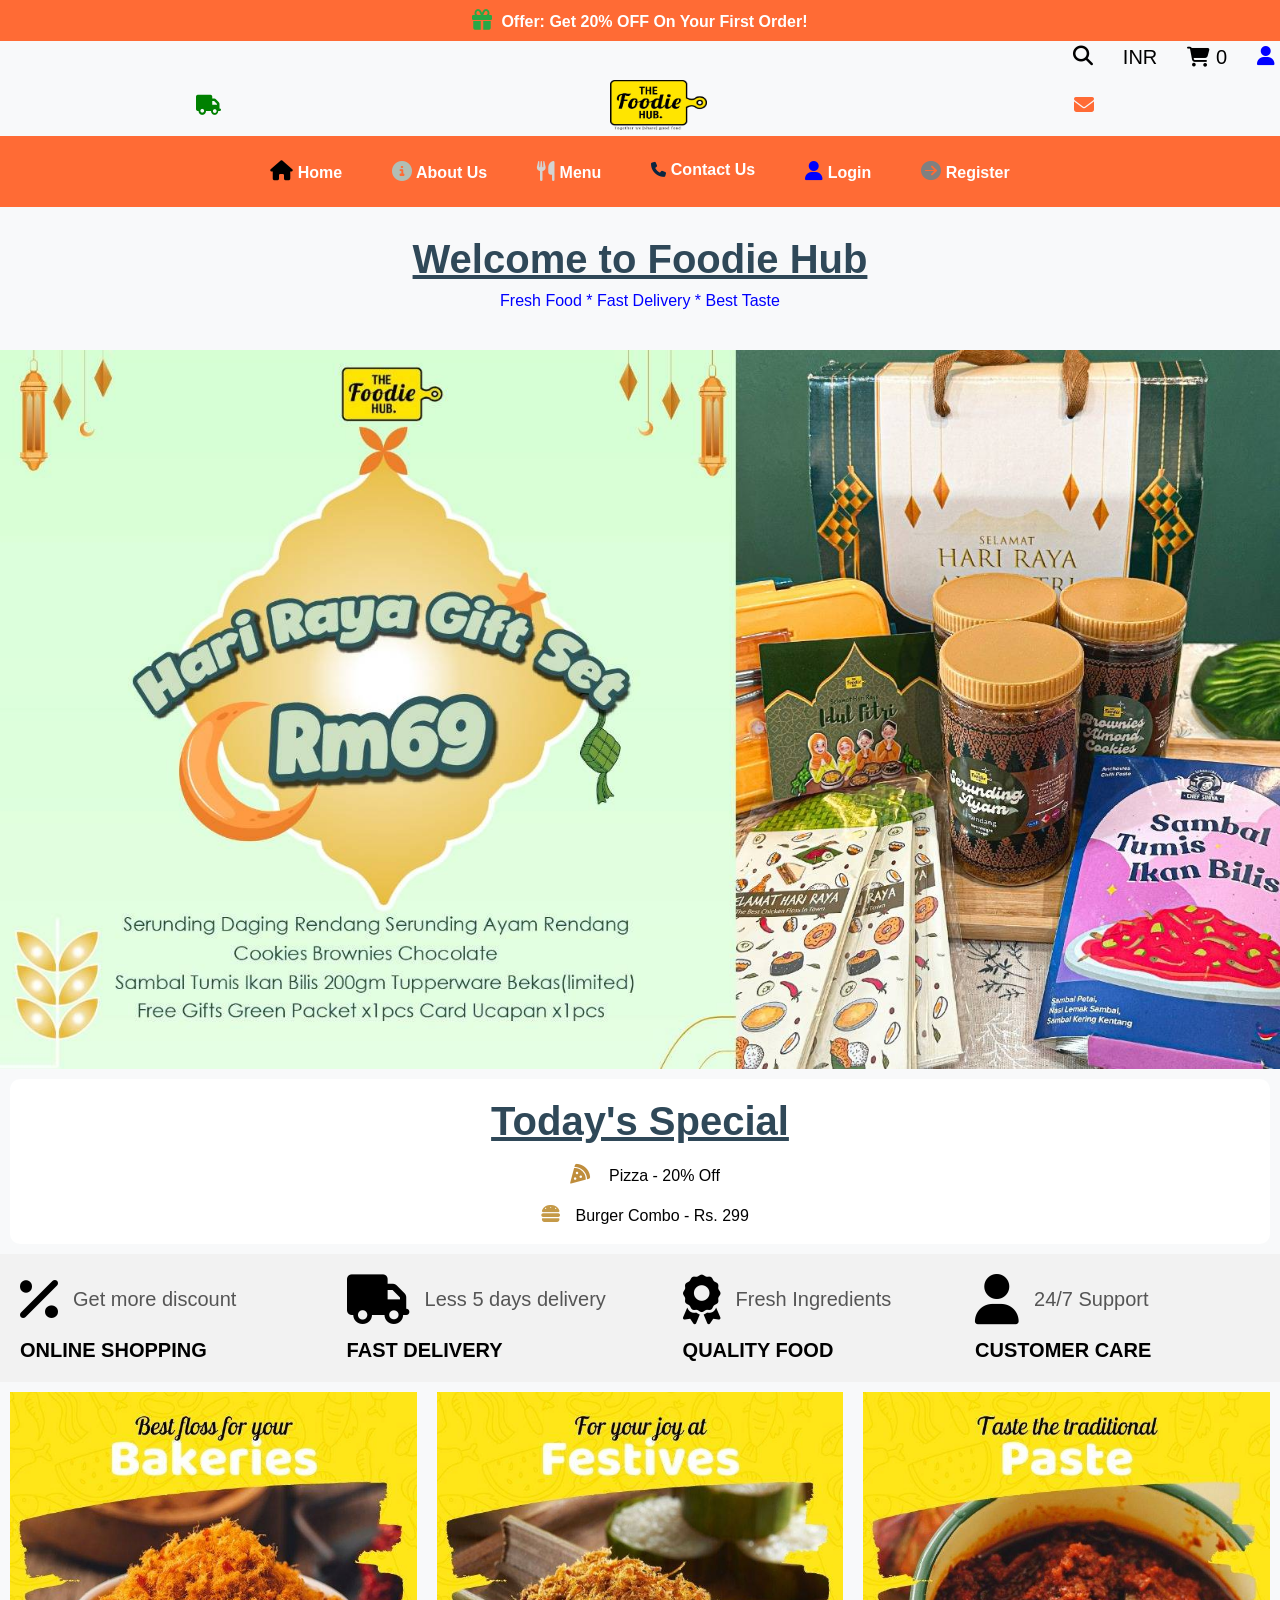
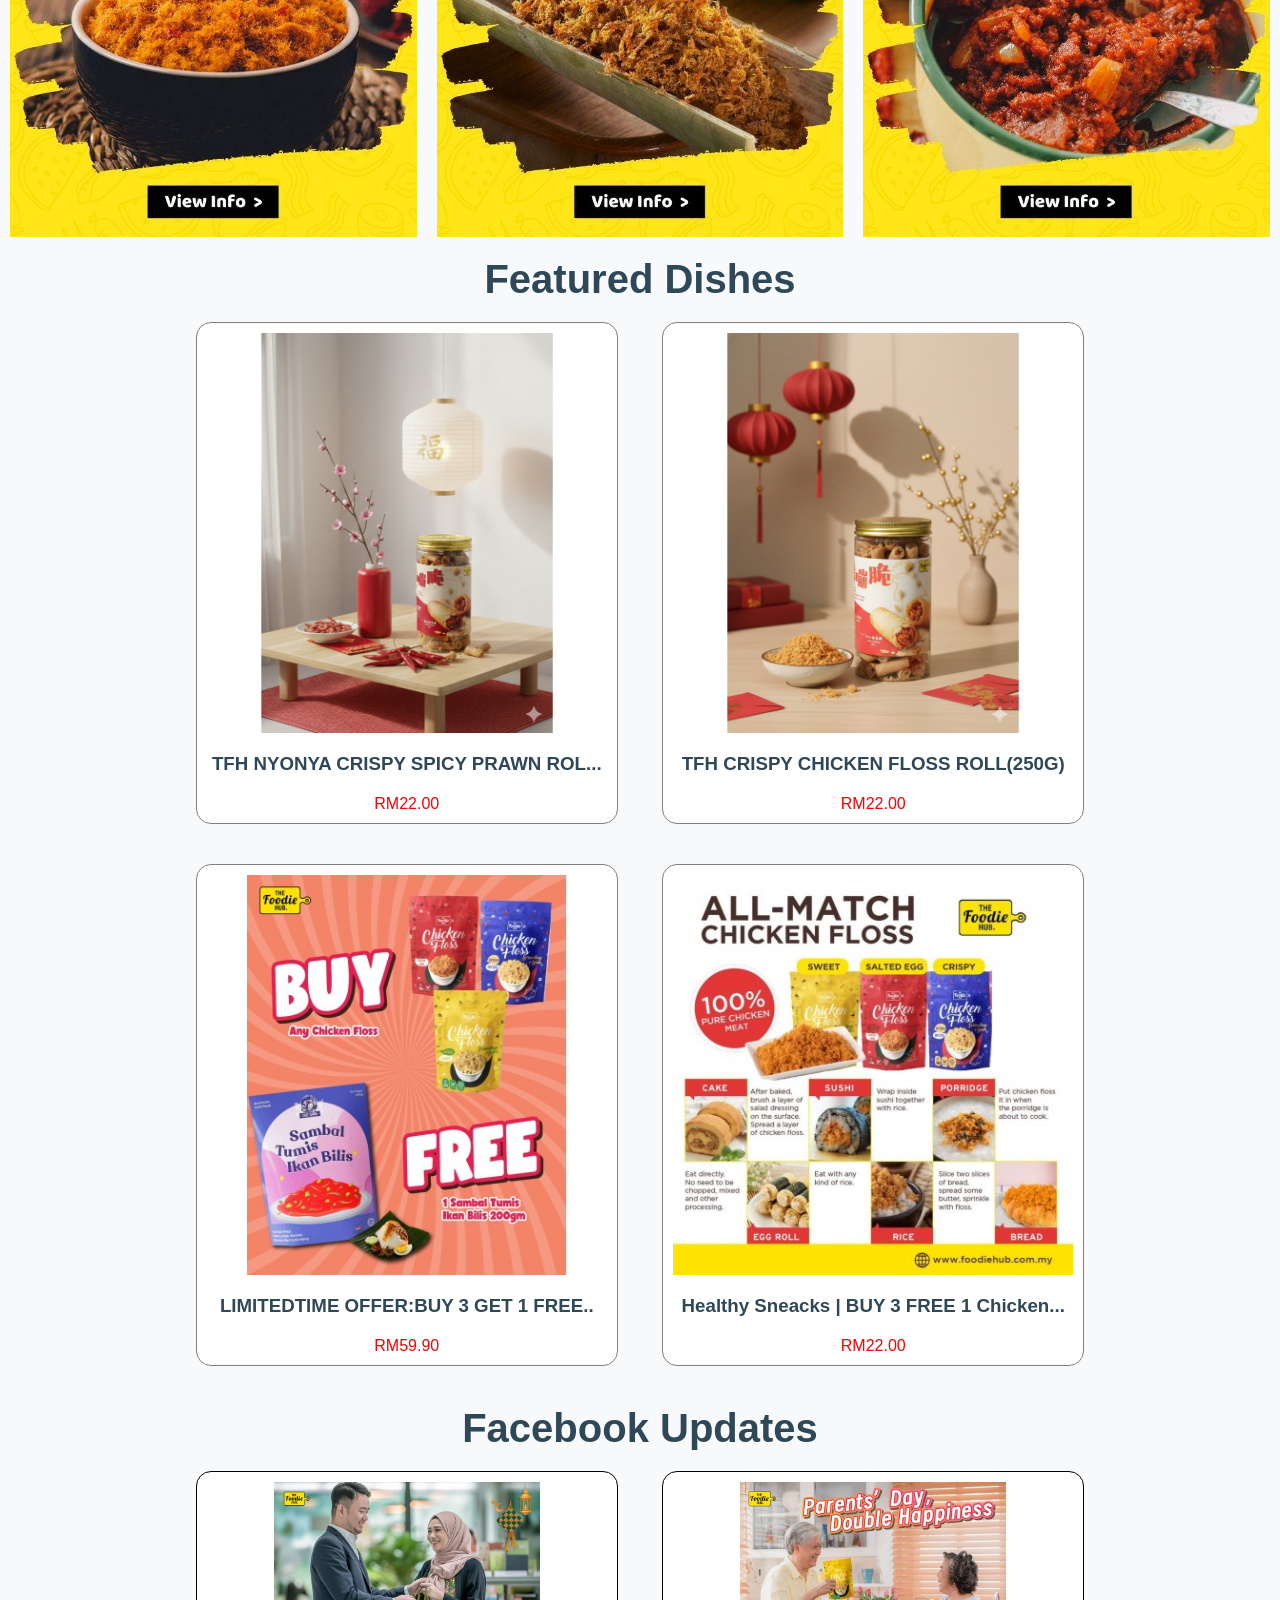
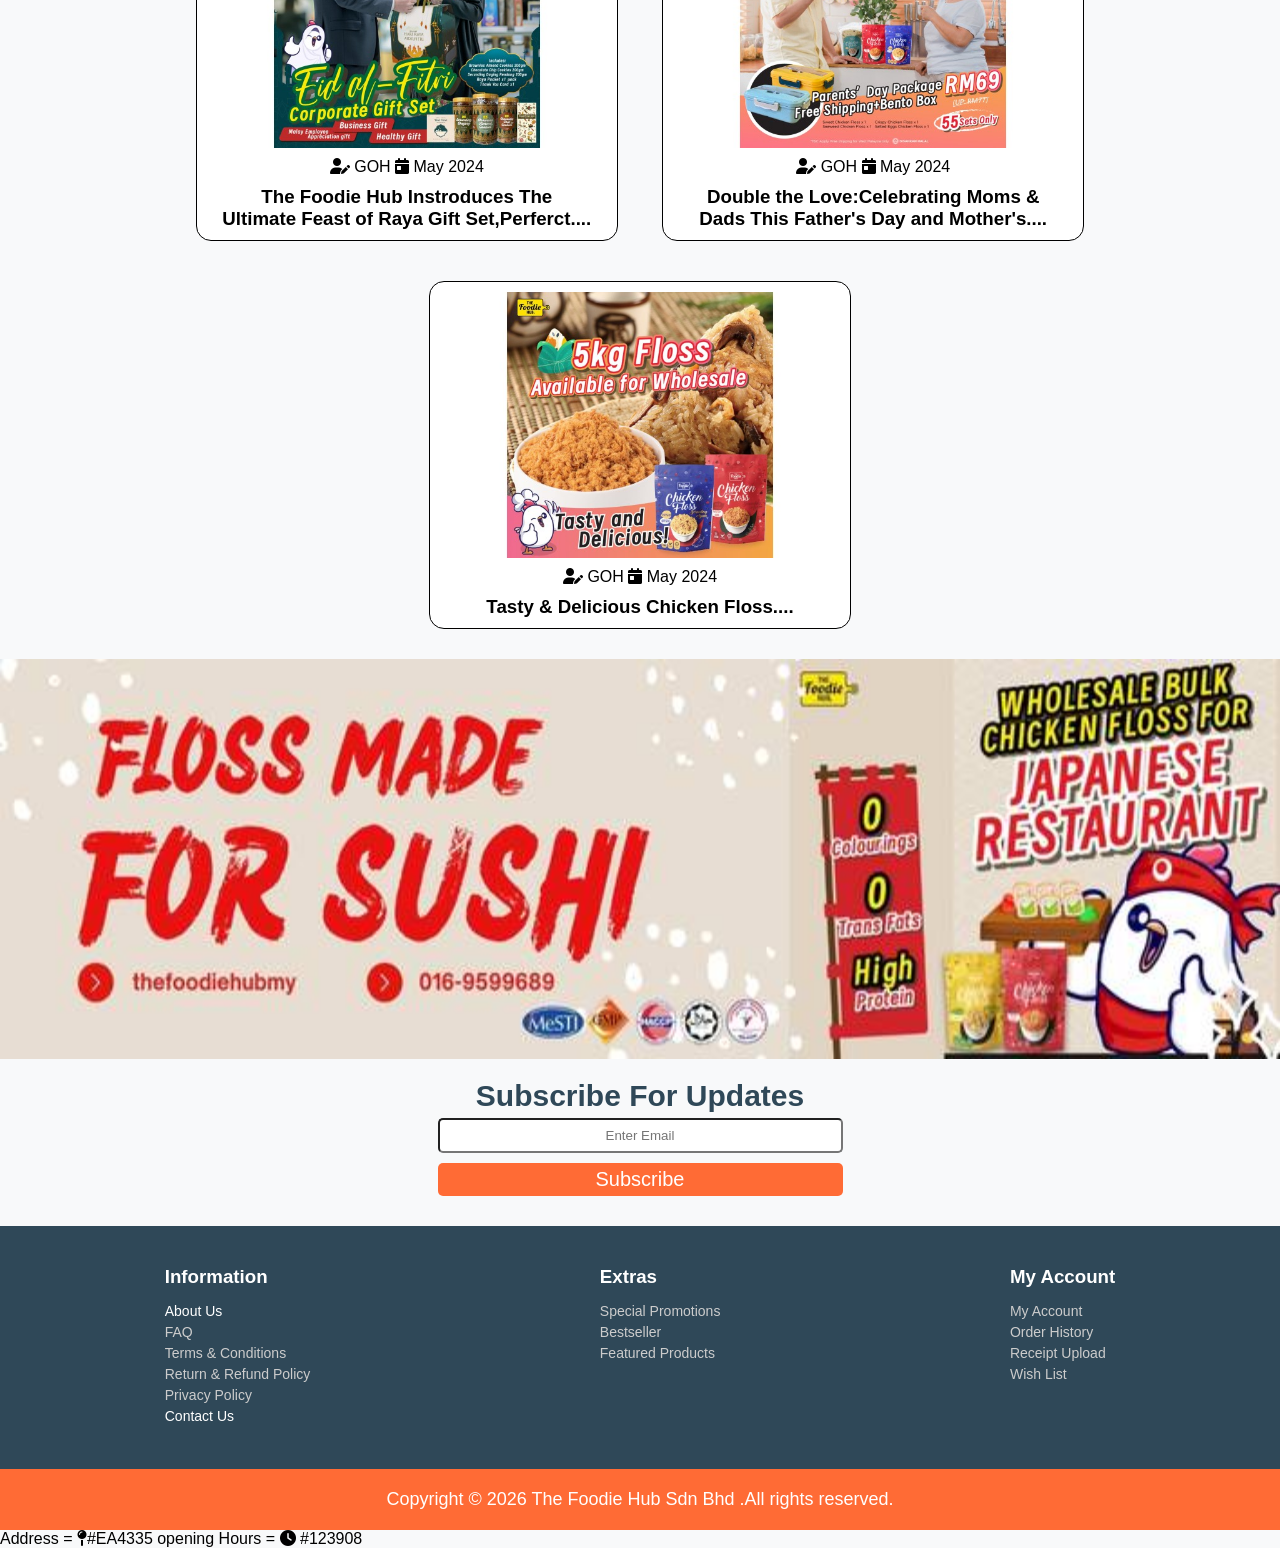
<file: index.html>
<html>
<head>
	<title>Foodie hub Restaurant Website</title>
	<link rel="stylesheet" href="hub.css">
	<link rel="stylesheet" href="https://cdnjs.cloudflare.com/ajax/libs/font-awesome/6.4.2/css/all.min.css">
	<meta name="viewport" content="width=device-width,initial-scale=1.0">
</head>
<body>
	
	<div class="container">
	
	<!--Offer Banner-->
	<div class="offer">
		<p><i class="fa-solid fa-gift"></i>&nbsp; Offer: Get 20% OFF On Your First Order!</p>
	</div>
	
	<!--right side-->
		<div class="icons">
			<a href="#" onclick="searchFood()" id="magnifying-glass"><i class="fa-solid fa-magnifying-glass"></i></a>
			<a href="#">INR</a>
			<a href="#" onclick="showCart()"><i class="fa-solid fa-cart-shopping"></i>&nbsp;<span id="cartCount">0</span></a>
			<a href="login.html" id="user"><i class="fa-solid fa-user"></i></a>
		</div>
		
		<header class="header">
		<!--left side-->
			<div class="shop">
				<i class="fa-solid fa-truck" onclick="showDelivery()"></i>
			</div>
		
			<div class="logo">
				<a href="index.html">
				<img src="images/Logo1.png" >
				</a>
			</div>
			
			<div class="message">
				<a href="Contactus.html">
					<i class="fa-solid fa-envelope"></i>
				</a>
			</div>
		
	</header>
	
				
	<div class="navbar">
		<ul>
		
			<li><a href="index.html" id="home"><i class="fa-solid fa-house"></i>&nbsp;Home</a></li>
			<li><a href="about.html" id="about"><i class="fa-solid fa-circle-info"></i>&nbsp;About Us</a></li>
			<li><a href="menu.html" id="menu"><i class="fa-solid fa-utensils"></i>&nbsp;Menu</a></li>
			<li><a href="Contactus.html" id="contact"><i class="fa-solid fa-phone"></i>&nbsp;Contact Us</a></li>
			<li><a href="login.html" id="login"><i class="fa-solid fa-user"></i>&nbsp;Login</a></li>
			<li><a href="register.html" id="register"><i class="fa-solid fa-circle-arrow-right"></i>&nbsp;Register</a></li>
			
		</ul>
		
	</div>
	<!--section1-->
	<section>
	<div class="hero-text">
		<h1><u>Welcome to Foodie Hub</u></h1>
		<p>Fresh Food * Fast Delivery * Best Taste</p>
	</div>
	
	<div class="hero">
		<img src="images/hero.jpg" onclick="window.location.href='menu.html'">
	</div>
	</section>
	
	<!--section2-->
	<section class="special">
	
		<h2><u>Today's Special</u></h2>
		
		<P id="pizza"><i class="fa-solid fa-pizza-slice"></i> &nbsp;Pizza - 20% Off</P>
		
		<P id="burger"><i class="fa-solid fa-burger"></i>&nbsp;Burger Combo - Rs. 299</P>
		
	</section>
	
	<!--section3-->
	<section class="top-bar">
	
	<div class="item">
		<i class="fa-solid fa-percent"></i>
		<p>Get more discount</p>
		<h4>ONLINE SHOPPING</h4>
	</div>
	
	<div class="item">
		<i class="fa-solid fa-truck"></i>
		<p>Less 5 days delivery</p>
		<h4>FAST DELIVERY</h4>
	</div>
	
	<div class="item">
		<i class="fa-solid fa-award"></i>
		<p>Fresh Ingredients</p>
		<h4>QUALITY FOOD</h4>
	</div>
	
	<div class="item">
		<i class="fa-solid fa-user"></i>
		<p>24/7 Support</p>
		<h4>CUSTOMER CARE</h4>
	</div>
	</section>
	<!--section4-->
	<section class="food">
	
		<div class="food-items">
				<img src="images/f1.jpg">
		</div>
		
		<div class="food-items">
				<img src="images/f2.jpg">
		</div>
		
		<div class="food-items">
				<img src="images/f3.jpg">
		</div>
	</section>
	<!--section5-->
	<section class="latest" >
		<h2>Featured Dishes</h2>
		
			<div class="b1">
			<img src="images/b1.jpg" onclick="window.location.href='menu.html'">
			<h3>TFH NYONYA CRISPY SPICY PRAWN ROL...</h3>
			<p>RM22.00</p>
			</div>
			
			<div class="b1">
			<img src="images/b2.jpg" onclick="window.location.href='menu.html'">
			<h3>TFH CRISPY CHICKEN FLOSS ROLL(250G)</h3>
			<p>RM22.00</p>
			</div>
			
			<div class="b1">
			<img src="images/b3.jpg" onclick="window.location.href='menu.html'">
			<h3>LIMITEDTIME OFFER:BUY 3 GET 1 FREE..</h3>
			<p>RM59.90</p>
			</div>
			
			<div class="b1">
			<img src="images/b4.jpg" onclick="window.location.href='menu.html'">
			<h3>Healthy Sneacks | BUY 3 FREE 1 Chicken...</h3>
			<p>RM22.00</p>
			</div>
			
	</section>
	<!--section6-->
	<section class="updates">
	
		<h2>Facebook Updates</h2>
	
		<div class="u1">
			<img src="images/u1.jpg" onclick="window.location.href='menu.html'">
			<p><i class="fa-solid fa-user-pen"></i> GOH <i class="fa-solid fa-calendar-day"></i> May 2024</P>
			<h3>The Foodie Hub Instroduces The<br> Ultimate Feast of Raya Gift Set,Perferct....</h3>
		</div>
		   
		<div class="u1">
			<img src="images/u2.jpg" onclick="window.location.href='about.html'">
			<p><i class="fa-solid fa-user-pen"></i> GOH <i class="fa-solid fa-calendar-day"></i> May 2024</P>
			<h3>Double the Love:Celebrating Moms &<br> Dads This Father's Day and Mother's....</h3>
		</div>
		
		<div class="u1">
			<img src="images/u3.jpg" onclick="window.location.href='Contactus.html'">
			<p><i class="fa-solid fa-user-pen"></i> GOH <i class="fa-solid fa-calendar-day"></i> May 2024</P>
			<h3>Tasty & Delicious Chicken Floss....</h3>
		</div>
		
	</div>
		
	</section>
	<!--section7-->
	<section>
		<div class="slider">
			<img id="slide" onclick="window.location.href='menu.html'"src="images/z1.jpg">
			
		</div>
		
		<div class="subscribe">
			<h3>Subscribe For Updates</h3>
			
			<input type="email" placeholder="Enter Email" id="subEmail">
			
			<button onclick="subscribeUser()">Subscribe</button>
		</div>
		
	<!--footer-->
	<footer>
		<div class="footer-container">
		
		<div class="footer-box">
			<h3>Information</h3>
			<p><a href="about.html">About Us</a></p>
			<p>FAQ</p>
			<p>Terms & Conditions</p>
			<p>Return & Refund Policy</p>
			<p>Privacy Policy</p>
			<p><a href="Contactus.html">Contact Us</a></p>
		</div>
		
		<div class="footer-box">
			<h3>Extras</h3>
			<p>Special Promotions</p>
			<p>Bestseller</p>
			<p>Featured Products</p>
		</div>
		
		<div class="footer-box">
			<h3>My Account</h3>
			<p>My Account</p>
			<p>Order History</p>
			<p>Receipt Upload</p>
			<p>Wish List</p>
		</div>
		
		</div>
		
		<div class="copyright">
			Copyright © 2026 The Foodie Hub Sdn Bhd .All rights reserved.
		</div>
		
	</footer>
</div>
<script src="hub.js"></script>
</body>
</html>





Address = <i class="fa-solid fa-map-pin"></i>#EA4335
opening Hours = <i class="fa-solid fa-clock"></i> #123908
</file>
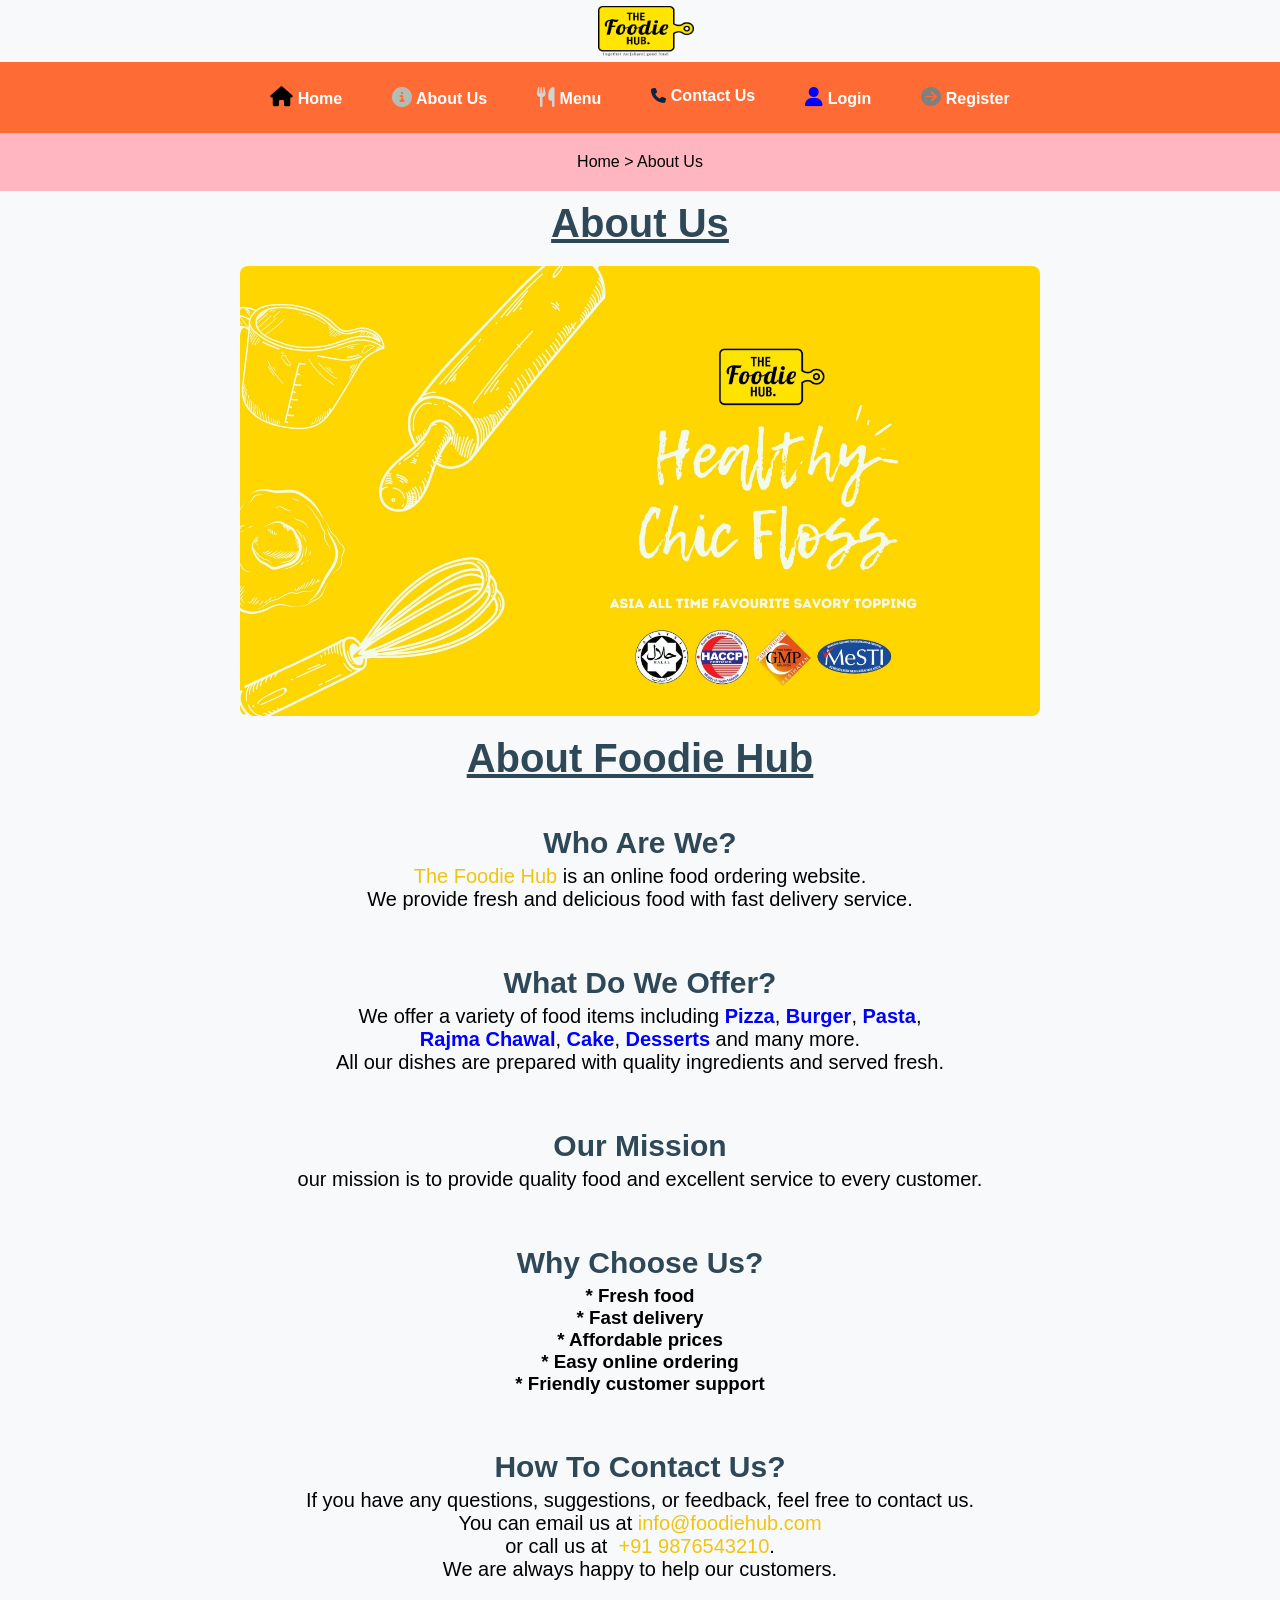
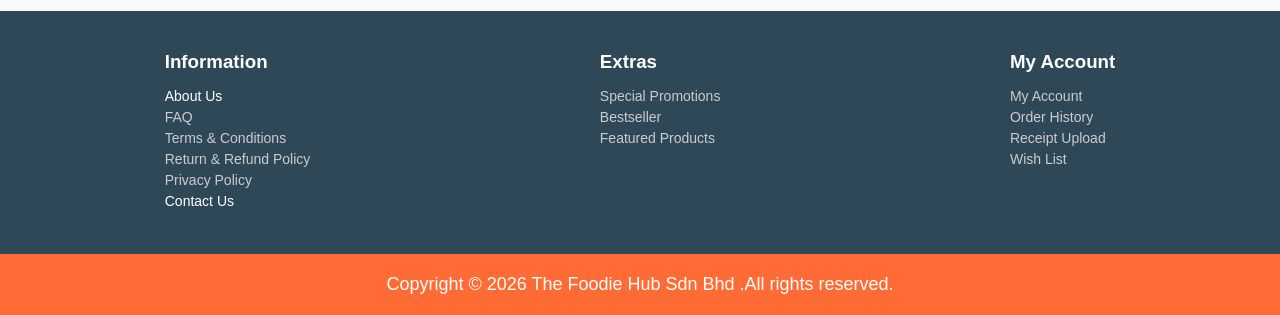
<file: about.html>
<html>
<head>
	<title>About Us</title>
	<link rel="stylesheet" href="hub.css">
	<link rel="stylesheet" href="https://cdnjs.cloudflare.com/ajax/libs/font-awesome/6.4.2/css/all.min.css">
</head>
<body>
	<div class="container">
		
		<header class="header">
		
			<div class="logo">
				<a href="index.html">
				<img src="images/Logo1.png" >
				</a>
			</div>
			
	</header>
	
	<div class="navbar">
		<ul>
		
			<li><a href="index.html" id="home"><i class="fa-solid fa-house"></i>&nbsp;Home</a></li>
			<li><a href="about.html" id="about"><i class="fa-solid fa-circle-info"></i>&nbsp;About Us</a></li>
			<li><a href="menu.html" id="menu"><i class="fa-solid fa-utensils"></i>&nbsp;Menu</a></li>
			<li><a href="Contactus.html" id="contact"><i class="fa-solid fa-phone"></i>&nbsp;Contact Us</a></li>
			<li><a href="login.html" id="login"><i class="fa-solid fa-user"></i>&nbsp;Login</a></li>
			<li><a href="register.html" id="register"><i class="fa-solid fa-circle-arrow-right"></i>&nbsp;Register</a></li>
			
		</ul>
	</div>
	
	<!--section1-->
	<section class="pink">
		Home > About Us
	</section>
	
	<!--section2-->
	<section class="hero-aboutus">
	
		<h1><u>About Us</u></h1>
		<div class="hero-img">
			<img src="images/about1.jpg">
		</div>
		
		<h1 id="under-hero"><u>About Foodie Hub</u></h1>
		
		<div class="information">
			<h2>Who Are We?</h2>
			<p><span class="yellow">The Foodie Hub</span> is an online food ordering website.<br> We provide fresh and delicious food with fast delivery service.</p>
		</div>
		
		<div class="information">
			<h2>What Do We Offer?</h2>
			<p>We offer a variety of food items including <span id="blue-color">Pizza</span>, <span id="blue-color">Burger</span>, <span id="blue-color">Pasta</span>,<br> <span id="blue-color">Rajma Chawal</span>, <span id="blue-color">Cake</span>, <span id="blue-color">Desserts</span> and many more.<br> All our dishes are prepared with quality ingredients and served fresh. </p>
		</div>
		
		<div class="information">
			<h2>Our Mission</h2>
			<p>our mission is to provide quality food and excellent service to every customer.</p>
		</div>
		
		<div class="information">
			<h2>Why Choose Us?</h2>
			<h3>* Fresh food</h3>
			<h3>* Fast delivery</h3>
			<h3>* Affordable prices</h3>
			<h3>* Easy online ordering</h3>
			<h3>* Friendly customer support</h3>
		</div>
		
		<div class="information">
			<h2>How To Contact Us?</h2>
			<p>If you have any questions, suggestions, or feedback, feel free to contact us.<br> You can email us at<span class="yellow">&nbsp;info@foodiehub.com</span><br> or call us at <span class="yellow">&nbsp;+91 9876543210</span>.<br>We are always happy to help our customers.</p>
		</div>
		
	</section>
	
	<!--footer-->
	<footer>
		<div class="footer-container">
		
		<div class="footer-box">
			<h3>Information</h3>
			<p><a href="about.html">About Us</a></p>
			<p>FAQ</p>
			<p>Terms & Conditions</p>
			<p>Return & Refund Policy</p>
			<p>Privacy Policy</p>
			<p><a href="Contactus.html">Contact Us</a></p>
		</div>
		
		<div class="footer-box">
			<h3>Extras</h3>
			<p>Special Promotions</p>
			<p>Bestseller</p>
			<p>Featured Products</p>
		</div>
		
		<div class="footer-box">
			<h3>My Account</h3>
			<p>My Account</p>
			<p>Order History</p>
			<p>Receipt Upload</p>
			<p>Wish List</p>
		</div>
		
		</div>
		
		<div class="copyright">
			Copyright © 2026 The Foodie Hub Sdn Bhd .All rights reserved.
		</div>
		
	</footer>
</div>
<script src="hub.js"></script>
</body>
</html>
</file>
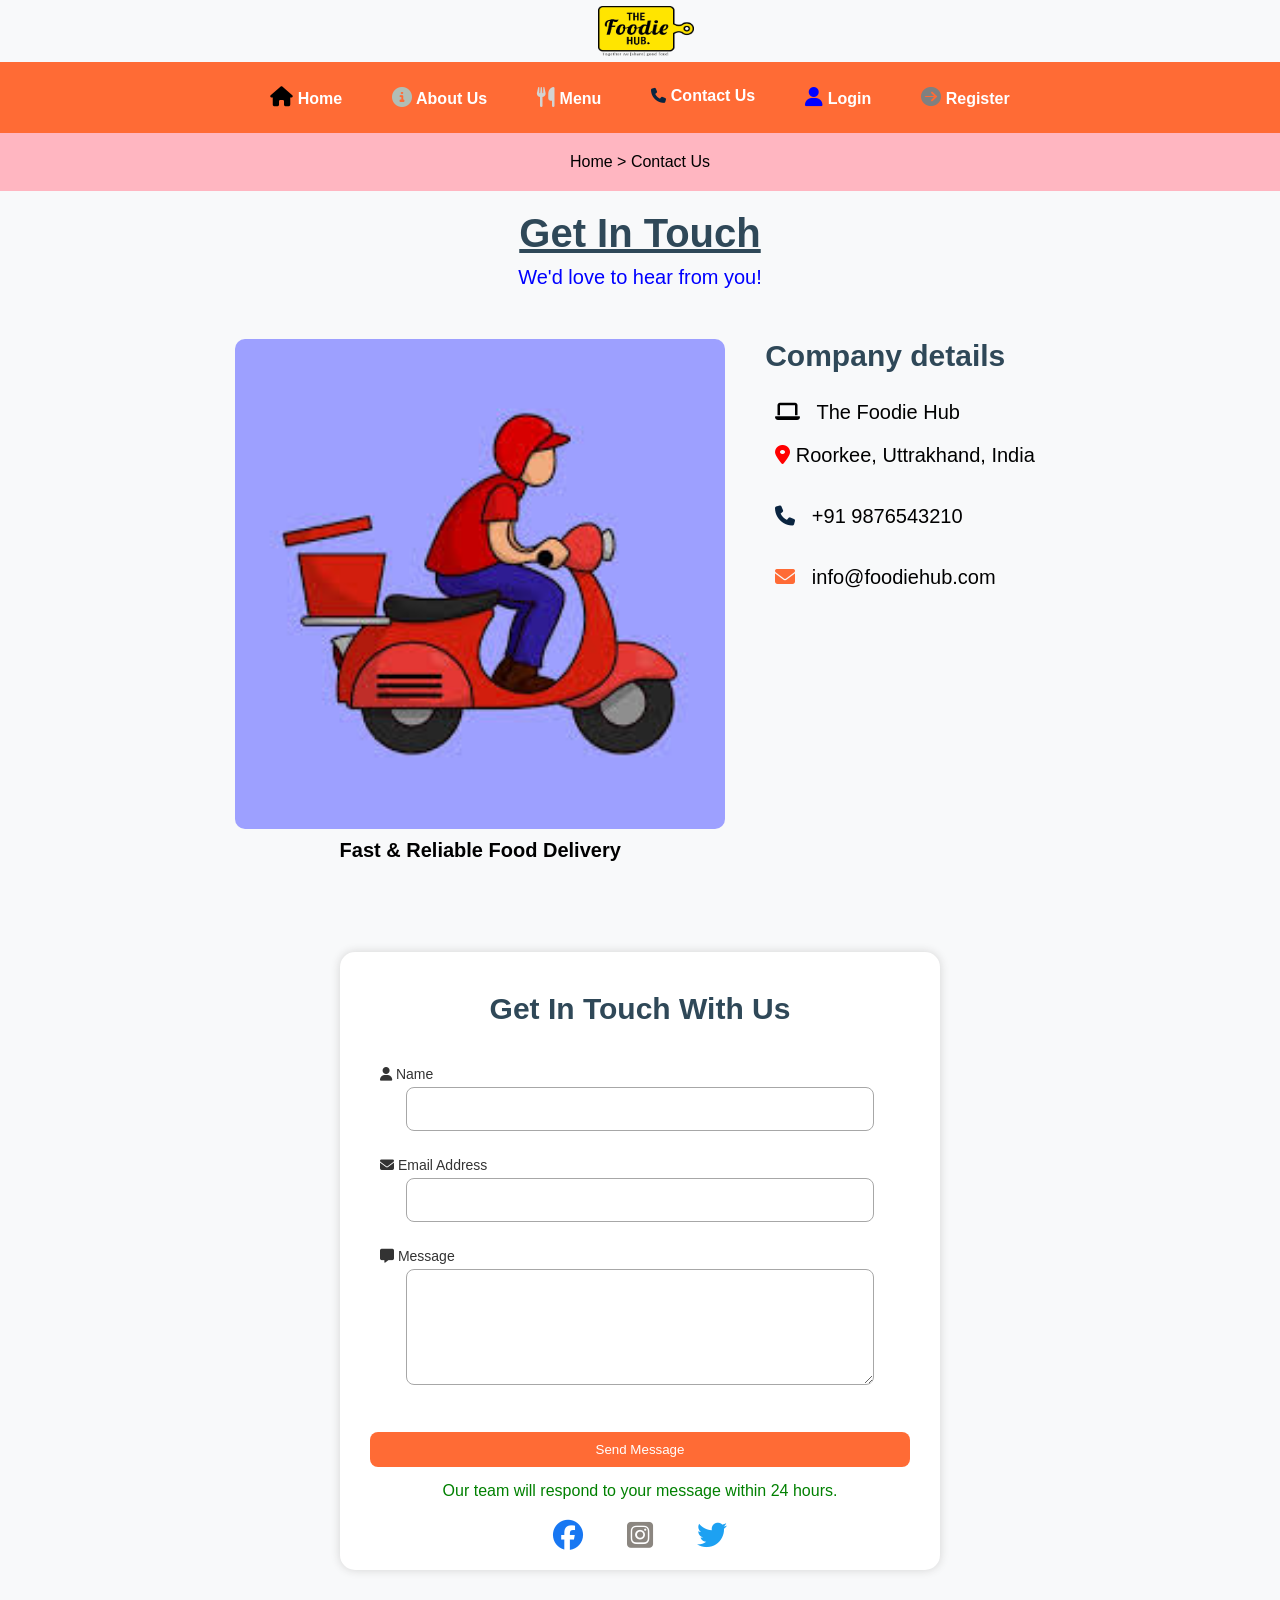
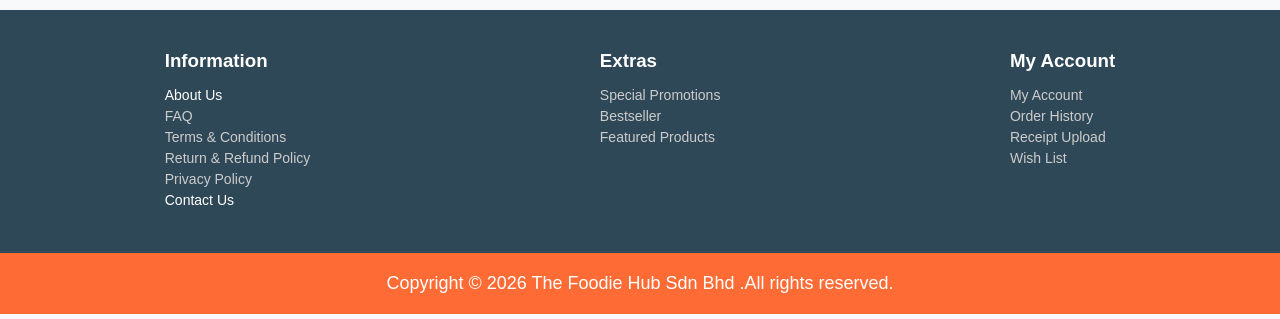
<file: Contactus.html>
<html>
<head>
	<title>Contact Us</title>
	<link rel="stylesheet" href="hub.css">
	<link rel="stylesheet" href="https://cdnjs.cloudflare.com/ajax/libs/font-awesome/6.4.2/css/all.min.css">
</head>
<body>
	<div class="container">
	
		<header class="header">
		
			<div class="logo">
				<a href="index.html">
				<img src="images/Logo1.png" >
				</a>
			</div>
			
	</header>
	
				
	<div class="navbar">
		<ul>
		
			<li><a href="index.html" id="home"><i class="fa-solid fa-house"></i>&nbsp;Home</a></li>
			<li><a href="about.html" id="about"><i class="fa-solid fa-circle-info"></i>&nbsp;About Us</a></li>
			<li><a href="menu.html" id="menu"><i class="fa-solid fa-utensils"></i>&nbsp;Menu</a></li>
			<li><a href="Contactus.html" id="contact"><i class="fa-solid fa-phone"></i>&nbsp;Contact Us</a></li>
			<li><a href="login.html" id="login"><i class="fa-solid fa-user"></i>&nbsp;Login</a></li>
			<li><a href="register.html" id="register"><i class="fa-solid fa-circle-arrow-right"></i>&nbsp;Register</a></li>
			
		</ul>
	</div>
	
	<!--section1-->
	<section class="pink">
		Home > Contact Us
	</section>
	
	<!--section2-->
	<section class="hero">
	
		<div class="contact-change">
			<h1><u>Get In Touch</u></h1>
			<p>We'd love to hear from you!</p>
		</div>
	
		<div class="double">
	
		<div class="scooty">
			<img src="images/scooty.jpg" alt="delivery scooty">
			<p>Fast & Reliable Food Delivery</p>
		</div>
		
		<div class="details">
			<h3>Company details</h3><br>
			
			<p id="laptop"><i class="fa-solid fa-laptop"></i> &nbsp;&nbsp;The Foodie Hub<br></p>
			<p id="location"><i class="fa-solid fa-location-dot"></i>&nbsp;Roorkee,&nbsp;Uttrakhand, India</p><br>
			<p id="phone"><i class="fa-solid fa-phone"></i> &nbsp;&nbsp;+91 9876543210<br></p><br>
			<p id="envelop"><i class="fa-solid fa-envelope"></i> &nbsp;&nbsp;info@foodiehub.com</p>
		</div>
	</div>
	</section>
	<!--form-->
	<section class="contact-form">
		<h3>Get In Touch With Us</h3>
		<form>
			<label><i class="fa-solid fa-user"></i>&nbsp;Name <br><input type="text" id="contact-name"><br></label>
			
			<label><i class="fa-solid fa-envelope"></i>&nbsp;Email Address <br><input type="email" id="contact-email"><br></label>
			
			<label><i class="fa-solid fa-message"></i>&nbsp;Message <br><textarea id="contact-message"rows="5" cols="30"></textarea><br><br></label>
			
			<button type="button" onclick=" return validateform()">Send Message</button>
			
			<p class="contact-msg">Our team will respond to your message within 24 hours.</p>
			
	
			<div class="social">
				<a href="facebook.html" id="fk-icon"><i class="fa-brands fa-facebook"></i></a>
				<a href="instagram.html" id="ig-icon"><i class="fa-brands fa-square-instagram"></i></a>
				<a href="twitter.html" id="tr-icon"><i class="fa-brands fa-twitter"></i></a>
			</div>
		</form>
	
	</section>
	
	<!--footer-->
	<footer>
		<div class="footer-container">
		
		<div class="footer-box">
			<h3>Information</h3>
			<p><a href="about.html">About Us</a></p>
			<p>FAQ</p>
			<p>Terms & Conditions</p>
			<p>Return & Refund Policy</p>
			<p>Privacy Policy</p>
			<p><a href="Contactus.html">Contact Us</a></p>
		</div>
		
		<div class="footer-box">
			<h3>Extras</h3>
			<p>Special Promotions</p>
			<p>Bestseller</p>
			<p>Featured Products</p>
		</div>
		
		<div class="footer-box">
			<h3>My Account</h3>
			<p>My Account</p>
			<p>Order History</p>
			<p>Receipt Upload</p>
			<p>Wish List</p>
		</div>
		
		</div>
		
		<div class="copyright">
			Copyright © 2026 The Foodie Hub Sdn Bhd .All rights reserved.
		</div>
		
	</footer>
</div>
<script src="hub.js"></script>
</body>
</html>
</file>
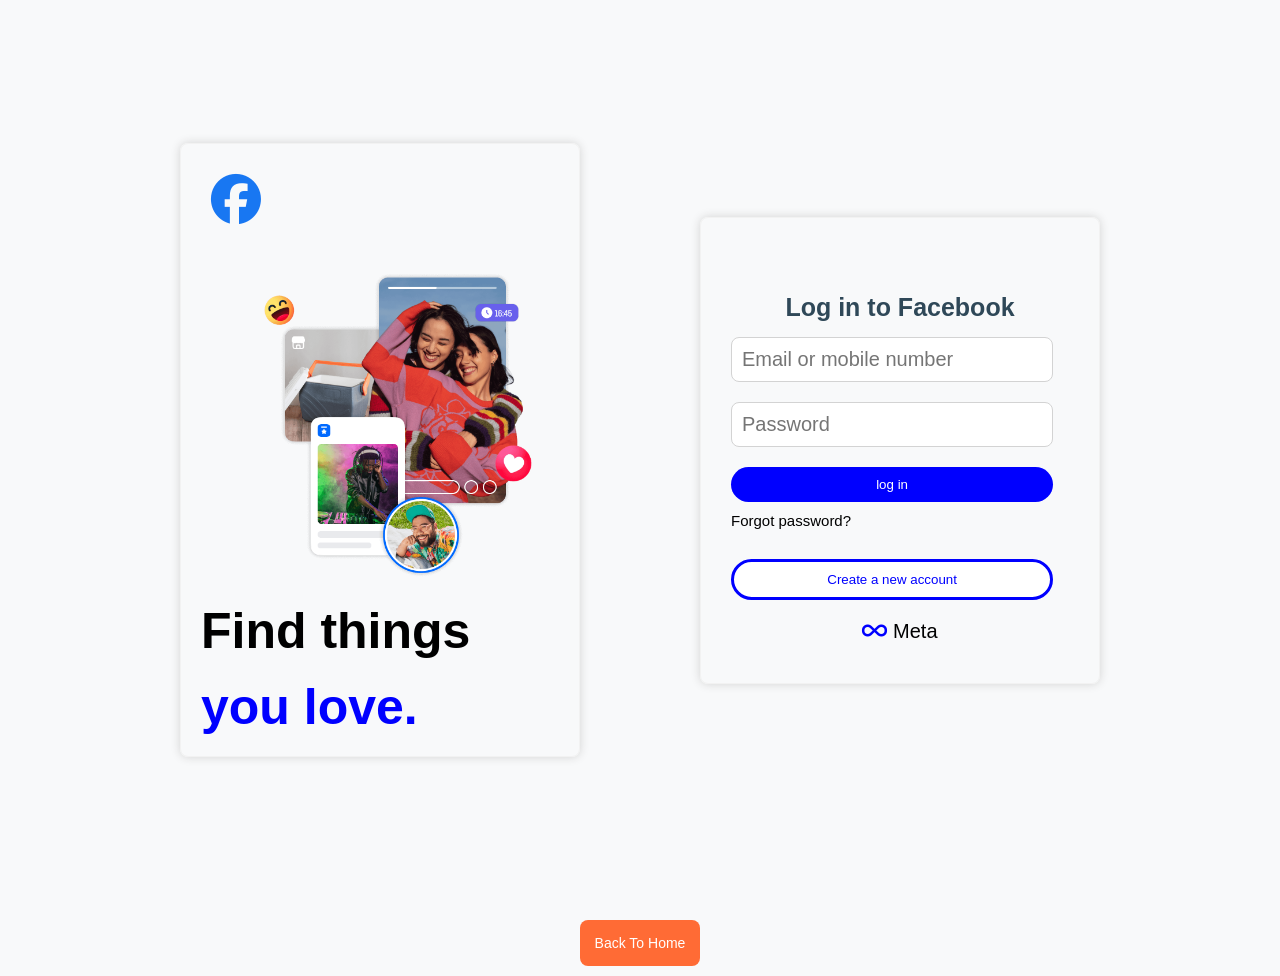
<file: facebook.html>
<html>
<head>
	<title>facebook.com</title>
	<link rel="stylesheet" href="hub.css">
	<link rel="stylesheet" href="https://cdnjs.cloudflare.com/ajax/libs/font-awesome/6.4.2/css/all.min.css">
</head>
<body>
	<!--section1-->
	<section>
		<div class="facebook-container">
		
			<div class="photo">
					
					<div class="fb-icon">
						<i class="fa-brands fa-facebook"></i>
					</div>
						
					<img src="images/fb.jpg">
					<h1>Find things</h1><br>
					<h1 id="blue">you love.</h1>
				
			</div>
			
			<div class="facebook-form">
				<form>
					<h4>Log in to Facebook</h4>
					<input type="text" placeholder="Email or mobile number"><br>
					<input type="password" placeholder="Password"><br>
					<button>log in</button><br>
					<a href="#">Forgot password?</a><br>
				
					<button id="white">Create a new account</button><br>
					
					<div id="meta">
						<p><i class="fa-solid fa-infinity"></i>&nbsp;Meta</p>
					</div>
					
				</form>
				
			</div>
		</div>
		
		<div class="back-home">
			<button onclick="window.location.href='index.html'">Back To Home</button>
		</div>
	</section>
</body>
</html>
</file>
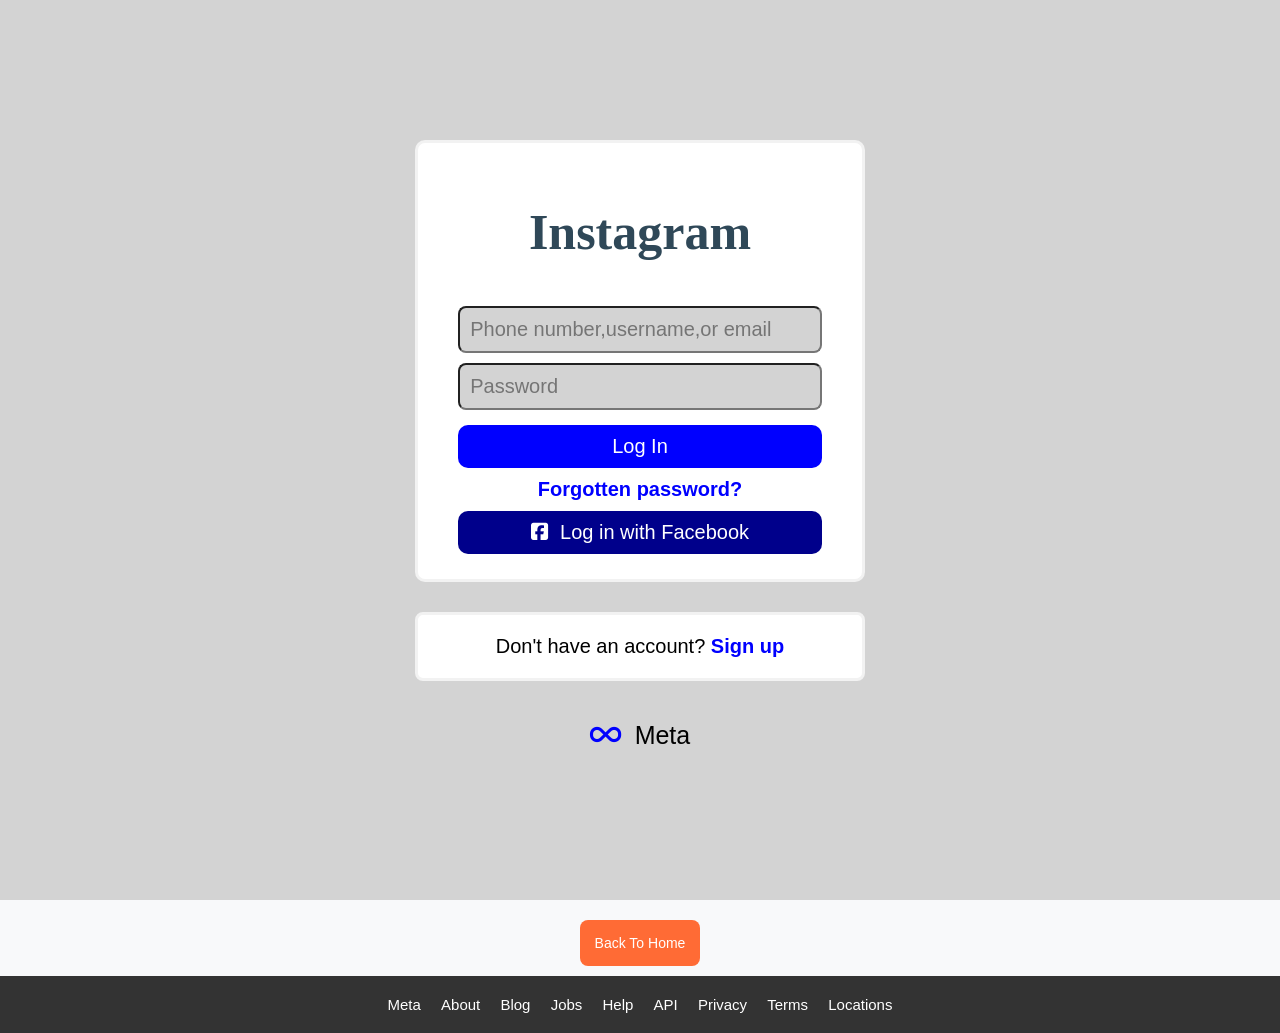
<file: instagram.html>
<html>
<head>
	<title>instagram.com</title>
	<link rel="stylesheet" href="hub.css">
	<link rel="stylesheet" href="https://cdnjs.cloudflare.com/ajax/libs/font-awesome/6.4.2/css/all.min.css">
</head>
<body>
	<!--section1-->
	<section>
		<div class="instagram-container">
		
			<div class="instagram-form">
				<h1>Instagram</h1>
				<form>
					<input type="text" placeholder="Phone number,username,or email">
					<input type="password" placeholder="Password">
					<button type="button">Log In</button>
					<p><a href="#">Forgotten password?</a></p>
					<button type="button" id="two"><i class="fa-brands fa-square-facebook"></i>&nbsp;&nbsp;Log in with Facebook</button>
				</form>
			</div>
			
			<div class="instagram-extra">
					<p>Don't have an account?<a href="#">&nbsp;Sign up</a></p>
			</div>
			
			<div class="meta">
				<p><i class="fa-solid fa-infinity"></i>&nbsp;&nbsp;Meta</p>
			</div>
			
		</div>
		
		<!--Home Button-->
		<div class="back-home">
			<button onclick="window.location.href='index.html'">Back To Home</button>
		</div>
		
	</section>
	
	<footer class="footer-links">
		<a href="#">Meta</a>
		<a href="#">About</a>
		<a href="#">Blog</a>
		<a href="#">Jobs</a>
		<a href="#">Help</a>
		<a href="#">API</a>
		<a href="#">Privacy</a>
		<a href="#">Terms</a>
		<a href="#">Locations</a>
	</footer>
	<script src="hub.js"></script>
</body>
</html>
</file>
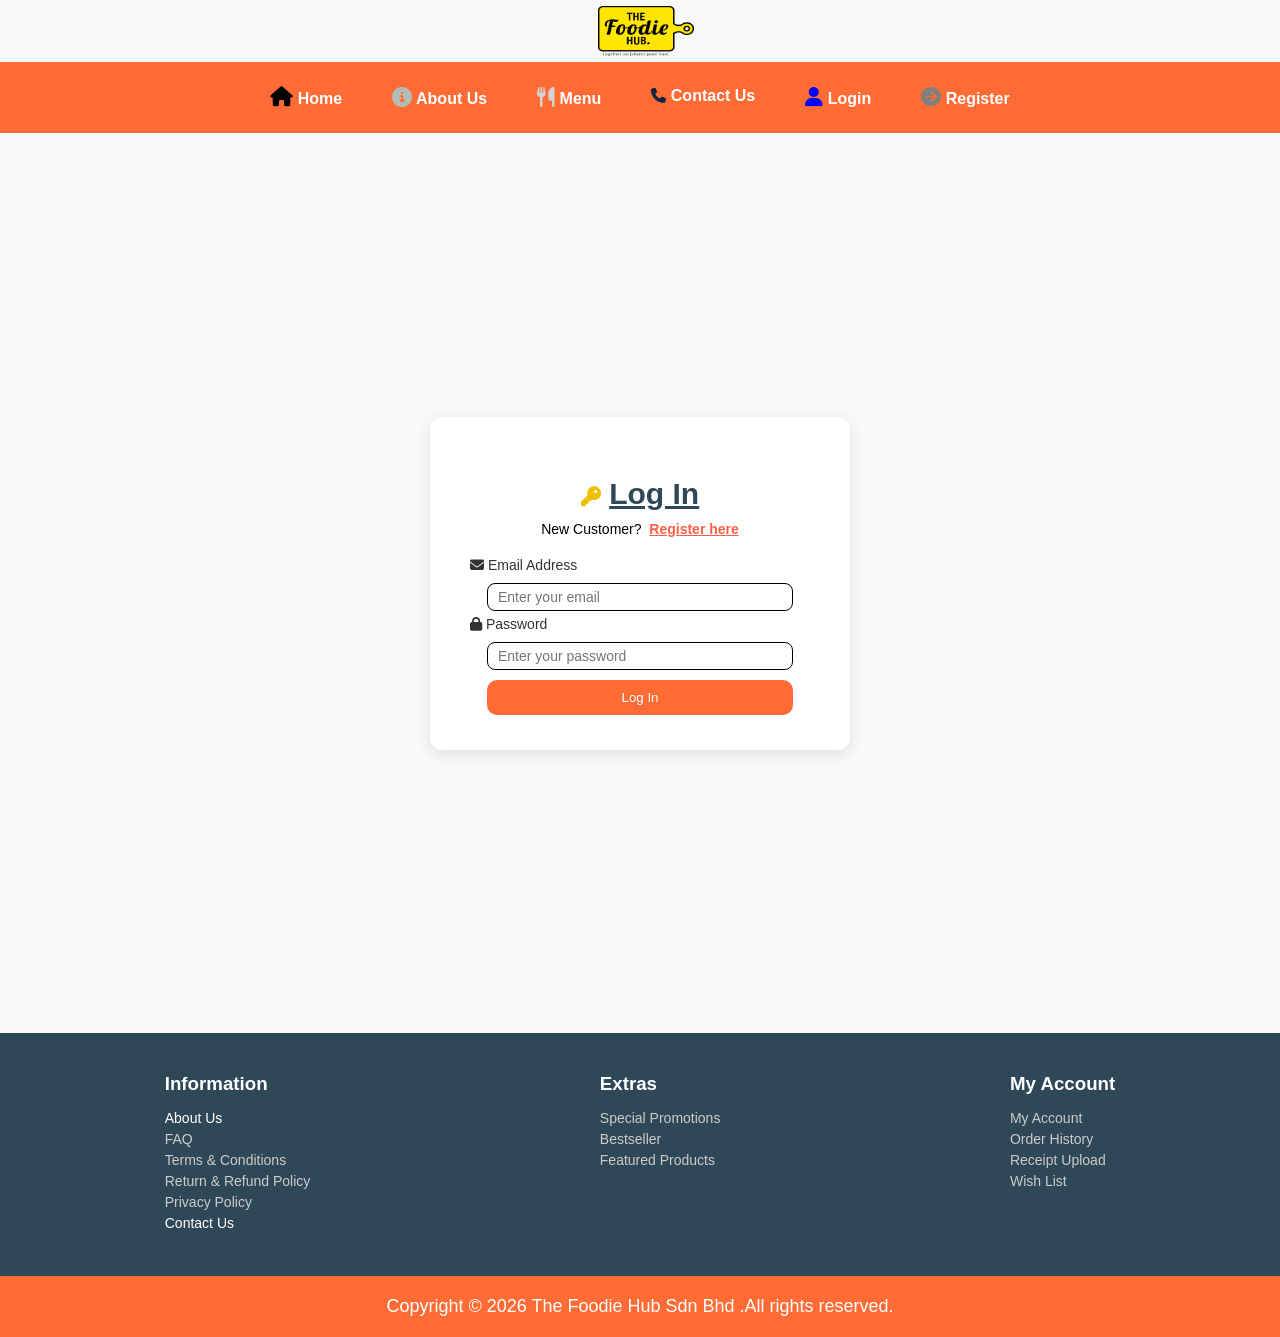
<file: login.html>
<html>
<head>
	<title>Log In</title>
	<link rel="stylesheet" href="hub.css">
	<link rel="stylesheet" href="https://cdnjs.cloudflare.com/ajax/libs/font-awesome/6.4.2/css/all.min.css">
</head>
<body>
	<div class="container">
		
		<header class="header">
		
			<div class="logo">
				<a href="index.html">
				<img src="images/Logo1.png" >
				</a>
			</div>
			
	</header>
	
				
	<div class="navbar">
		<ul>
		
			<li><a href="index.html" id="home"><i class="fa-solid fa-house"></i>&nbsp;Home</a></li>
			<li><a href="about.html" id="about"><i class="fa-solid fa-circle-info"></i>&nbsp;About Us</a></li>
			<li><a href="menu.html" id="menu"><i class="fa-solid fa-utensils"></i>&nbsp;Menu</a></li>
			<li><a href="Contactus.html" id="contact"><i class="fa-solid fa-phone"></i>&nbsp;Contact Us</a></li>
			<li><a href="login.html" id="login"><i class="fa-solid fa-user"></i>&nbsp;Login</a></li>
			<li><a href="register.html" id="register"><i class="fa-solid fa-circle-arrow-right"></i>&nbsp;Register</a></li>
			
		</ul>
	</div>
	
	<!--log in form-->
	<div class="login-container">
	
		<div class="login-form">
	
			<form>
				<h1><i class="fa-solid fa-key"></i>&nbsp;<u>Log In</u></h1>
				
				<p>New Customer?&nbsp; <a href="register.html">Register here</a></p>
			
				<label><i class="fa-solid fa-envelope"></i>&nbsp;Email Address</label>
				<input type="email" id="login-email" placeholder="Enter your email">
				
				<label><i class="fa-solid fa-lock"></i>&nbsp;Password</label>
					<input type="password" id="login-password" placeholder="Enter your password">
				
				<button type="button" onclick="return loginUser()">Log In</button>
		
			</form>
	
		</div>
	
	</div>
	
	<!--footer-->
	<footer>
		<div class="footer-container">
		
		<div class="footer-box">
			<h3>Information</h3>
			<p><a href="about.html">About Us</a></p>
			<p>FAQ</p>
			<p>Terms & Conditions</p>
			<p>Return & Refund Policy</p>
			<p>Privacy Policy</p>
			<p><a href="Contactus.html">Contact Us</a></p>
		</div>
		
		<div class="footer-box">
			<h3>Extras</h3>
			<p>Special Promotions</p>
			<p>Bestseller</p>
			<p>Featured Products</p>
		</div>
		
		<div class="footer-box">
			<h3>My Account</h3>
			<p>My Account</p>
			<p>Order History</p>
			<p>Receipt Upload</p>
			<p>Wish List</p>
		</div>
		
		</div>
		
		<div class="copyright">
			Copyright © 2026 The Foodie Hub Sdn Bhd .All rights reserved.
		</div>
		
	</footer>
</div>
<script src="hub.js"></script>
</body>
</html>
</file>
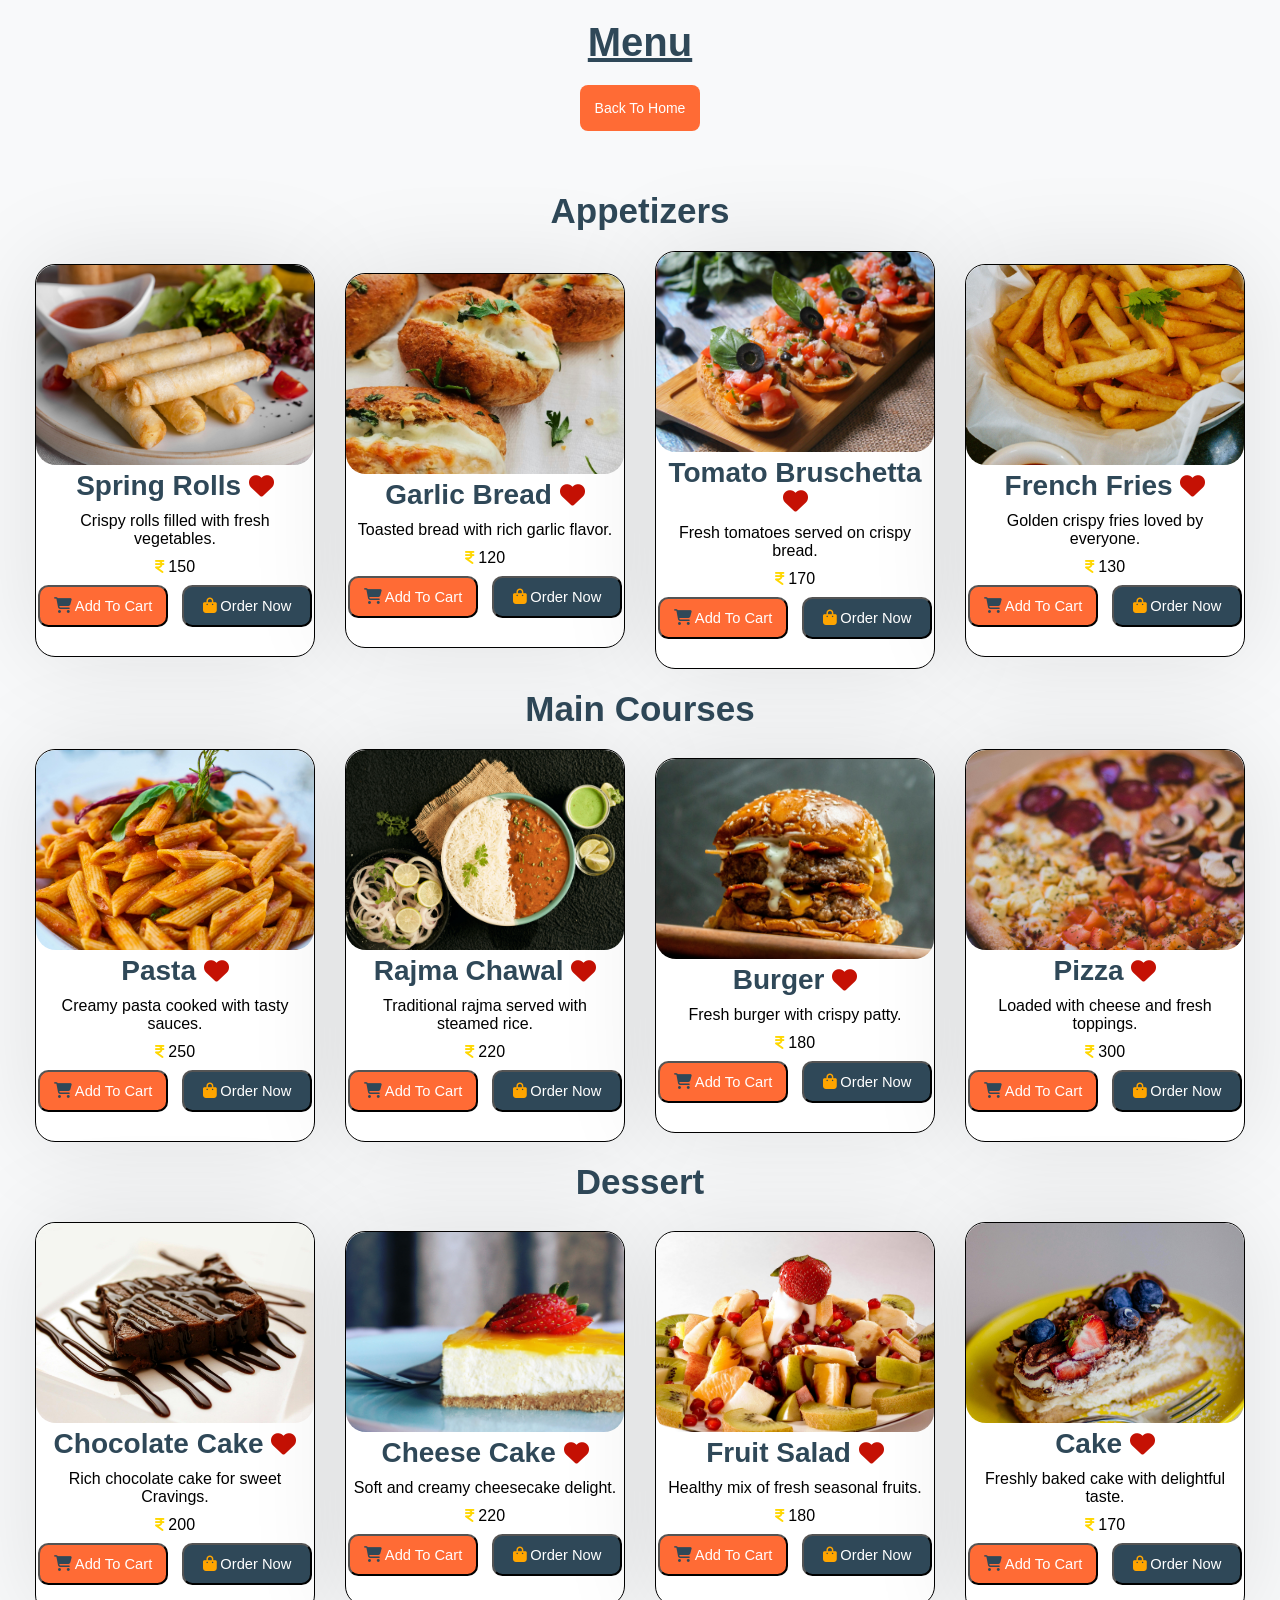
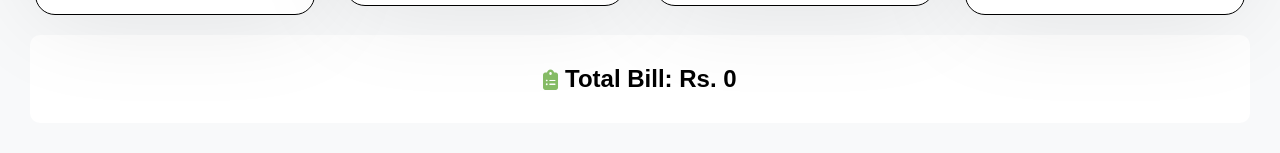
<file: menu.html>
<html>
<head>
	<title>Menu</title>
	<link rel="stylesheet" href="hub.css">
	<link rel="stylesheet" href="https://cdnjs.cloudflare.com/ajax/libs/font-awesome/6.4.2/css/all.min.css">
</head>
<body>
<div class="menu-container">

	<!--header-->
	<div class="menu-header">
	
		<h1><u>Menu</u></h1>
		
		<div class="back-home">
		<button onclick="window.location.href='index.html'">Back To Home</button>
		</div>
		
	</div>
	
	<!--content-->
	
	<div class="menu-content">
	
		<!--section1-->
		
		<div class="categiries" id="appetizers">
				<h2>Appetizers</h2>
			</div>
		
		<div class="menu-box">
			
			<div class="khana">
				<img src="images/spring-rolls.jpg">
				<h3 class="heart">Spring Rolls <i class="fa-solid fa-heart"></i></h3>
				<p>Crispy rolls filled with fresh vegetables.</p>
				<p class="rupees"><i class="fa-solid fa-indian-rupee-sign"></i> 150</p>
				
				<div class="btn-box">
				<button class="add-btn" onclick="addToCart(150)"><i class="fa-solid fa-cart-shopping"></i>&nbsp;Add To Cart</button>
				<button class="order-btn" onclick="addToCart()"><i class="fa-solid fa-bag-shopping"></i>&nbsp;Order Now</button>
				</div>
				
			</div>
			
			<div class="khana">
				<img src="images/garlic-bread.jpg">
				<h3 class="heart">Garlic Bread <i class="fa-solid fa-heart"></i></h3>
				<p>Toasted bread with rich garlic flavor.</p>
				<p class="rupees"><i class="fa-solid fa-indian-rupee-sign"></i> 120</p>
				
				<div class="btn-box">
				<button class="add-btn" onclick="addToCart(120)"><i class="fa-solid fa-cart-shopping"></i>&nbsp;Add To Cart</button>
				<button class="order-btn" onclick="orderFood()"><i class="fa-solid fa-bag-shopping"></i>&nbsp;Order Now</button>
				</div>
				
			</div>
			
			<div class="khana">
				<img src="images/tomato-bruschetta.jpg">
				<h3 class="heart">Tomato Bruschetta <i class="fa-solid fa-heart"></i></h3>
				<p>Fresh tomatoes served on crispy bread.</p>
				<p class="rupees"><i class="fa-solid fa-indian-rupee-sign"></i> 170</p>
				
				<div class="btn-box">
				<button class="add-btn" onclick="addToCart(170)"><i class="fa-solid fa-cart-shopping"></i>&nbsp;Add To Cart</button>
				<button class="order-btn" onclick="orderFood()"><i class="fa-solid fa-bag-shopping"></i>&nbsp;Order Now</button>
				</div>
				
			</div>
			
			<div class="khana">
				<img src="images/french-fries.jpg">
				<h3 class="heart">French Fries <i class="fa-solid fa-heart"></i></h3>
				<p>Golden crispy fries loved by everyone.</p>
				<p class="rupees"><i class="fa-solid fa-indian-rupee-sign"></i> 130</p>
				
				<div class="btn-box">
				<button class="add-btn" onclick="addToCart(130)"><i class="fa-solid fa-cart-shopping"></i>&nbsp;Add To Cart</button>
				<button class="order-btn" onclick="orderFood()"><i class="fa-solid fa-bag-shopping"></i>&nbsp;Order Now</button>
				</div>
				
			</div>
			
		</div>
		
		<!--section2-->
		
		<div class="categiries" id="maincourse">
				<h2>Main Courses</h2>
		</div>
			
		<div class="menu-box">
			
			<div class="khana">
				<img src="images/pasta.jpg">
				<h3 class="heart">Pasta <i class="fa-solid fa-heart"></i></h3>
				<p>Creamy pasta cooked with tasty sauces.</p>
				<p class="rupees"><i class="fa-solid fa-indian-rupee-sign"></i> 250</p>
				
				<div class="btn-box">
				<button class="add-btn" onclick="addToCart(250)"><i class="fa-solid fa-cart-shopping"></i>&nbsp;Add To Cart</button>
				<button class="order-btn" onclick="orderFood()"><i class="fa-solid fa-bag-shopping"></i>&nbsp;Order Now</button>
				</div>
				
				
			</div>
			
			<div class="khana">
				<img src="images/rajma-chawal.jpg">
				<h3 class="heart">Rajma Chawal <i class="fa-solid fa-heart"></i></h3>
				<p>Traditional rajma served with steamed rice.</p>
				<p class="rupees"><i class="fa-solid fa-indian-rupee-sign"></i> 220</p>
				
				<div class="btn-box">
				<button class="add-btn" onclick="addToCart(220)"><i class="fa-solid fa-cart-shopping"></i>&nbsp;Add To Cart</button>
				<button class="order-btn" onclick="orderFood()"><i class="fa-solid fa-bag-shopping"></i>&nbsp;Order Now</button>
				</div>
				
			</div>
			
			<div class="khana">
				<img src="images/burger.jpg">
				<h3 class="heart">Burger <i class="fa-solid fa-heart"></i></h3>
				<p>Fresh burger with crispy patty.</p>
				<p class="rupees"><i class="fa-solid fa-indian-rupee-sign"></i> 180</p>
				
				<div class="btn-box">
				<button class="add-btn" onclick="addToCart(180)"><i class="fa-solid fa-cart-shopping"></i>&nbsp;Add To Cart</button>
				<button class="order-btn" onclick="orderFood()"><i class="fa-solid fa-bag-shopping"></i>&nbsp;Order Now</button>
				</div>
				
			</div>
			
			<div class="khana">
				<img src="images/pizza.jpg">
				<h3 class="heart">Pizza <i class="fa-solid fa-heart"></i></h3>
				<p>Loaded with cheese and fresh toppings.</p>
				<p class="rupees"><i class="fa-solid fa-indian-rupee-sign"></i> 300</p>
				
				<div class="btn-box">
				<button class="add-btn" onclick="addToCart(300)"><i class="fa-solid fa-cart-shopping"></i>&nbsp;Add To Cart</button>
				<button class="order-btn" onclick="orderFood()"><i class="fa-solid fa-bag-shopping"></i>&nbsp;Order Now</button>
				</div>
				
			</div>
			
		</div>
	
	
		<!--section3-->
		
		<div class="categiries" id="dessert">
				<h2>Dessert</h2>
		</div>
			
		<div class="menu-box">
			
			<div class="khana">
				<img src="images/chocolate-cake.jpg">
				<h3 class="heart">Chocolate Cake <i class="fa-solid fa-heart"></i></h3>
				<p>Rich chocolate cake for sweet Cravings.</p>
				<p class="rupees"><i class="fa-solid fa-indian-rupee-sign"></i> 200</p>
				
				<div class="btn-box">
				<button class="add-btn" onclick="addToCart(200)"><i class="fa-solid fa-cart-shopping"></i>&nbsp;Add To Cart</button>
				<button class="order-btn" onclick="orderFood()"><i class="fa-solid fa-bag-shopping"></i>&nbsp;Order Now</button>
				</div>
				
			</div>
			
			<div class="khana">
				<img src="images/cheese-cake.jpg">
				<h3 class="heart">Cheese Cake <i class="fa-solid fa-heart"></i></h3>
				<p>Soft and creamy cheesecake delight.</p>
				<p class="rupees"><i class="fa-solid fa-indian-rupee-sign"></i> 220</p>
				
				<div class="btn-box">
				<button class="add-btn" onclick="addToCart(220)"><i class="fa-solid fa-cart-shopping"></i>&nbsp;Add To Cart</button>
				<button class="order-btn" onclick="orderFood()"><i class="fa-solid fa-bag-shopping"></i>&nbsp;Order Now</button>
				</div>
				
			</div>
			
			<div class="khana">
				<img src="images/fruit-salad.jpg">
				<h3 class="heart">Fruit Salad <i class="fa-solid fa-heart"></i></h3>
				<p>Healthy mix of fresh seasonal fruits.</p>
				<p class="rupees"><i class="fa-solid fa-indian-rupee-sign"></i> 180</p>
				
				<div class="btn-box">
				<button class="add-btn" onclick="addToCart(180)"><i class="fa-solid fa-cart-shopping"></i>&nbsp;Add To Cart</button>
				<button class="order-btn" onclick="orderFood()"><i class="fa-solid fa-bag-shopping"></i>&nbsp;Order Now</button>
				</div>
				
			</div>
			
			
			<div class="khana">
				<img src="images/cake.jpg">
				<h3 class="heart">Cake <i class="fa-solid fa-heart"></i></h3>
				<p>Freshly baked cake with delightful taste.</p>
				<p class="rupees"><i class="fa-solid fa-indian-rupee-sign"></i> 170</p>
				
				<div class="btn-box">
				<button class="add-btn" onclick="addToCart(170)"><i class="fa-solid fa-cart-shopping"></i>&nbsp;Add To Cart</button>
				<button class="order-btn" onclick="orderFood()"><i class="fa-solid fa-bag-shopping"></i>&nbsp;Order Now</button>
				</div>
				
			</div>
		</div>
		
		<div class="bill-section">
			<h2><i class="fa-solid fa-clipboard-list"></i>&nbsp;Total Bill: Rs.&nbsp;<span id="total">0</span></h2>
		
		</div>
	</div>
</div>
<script src="hub.js"></script>
</body>
</html>
</file>
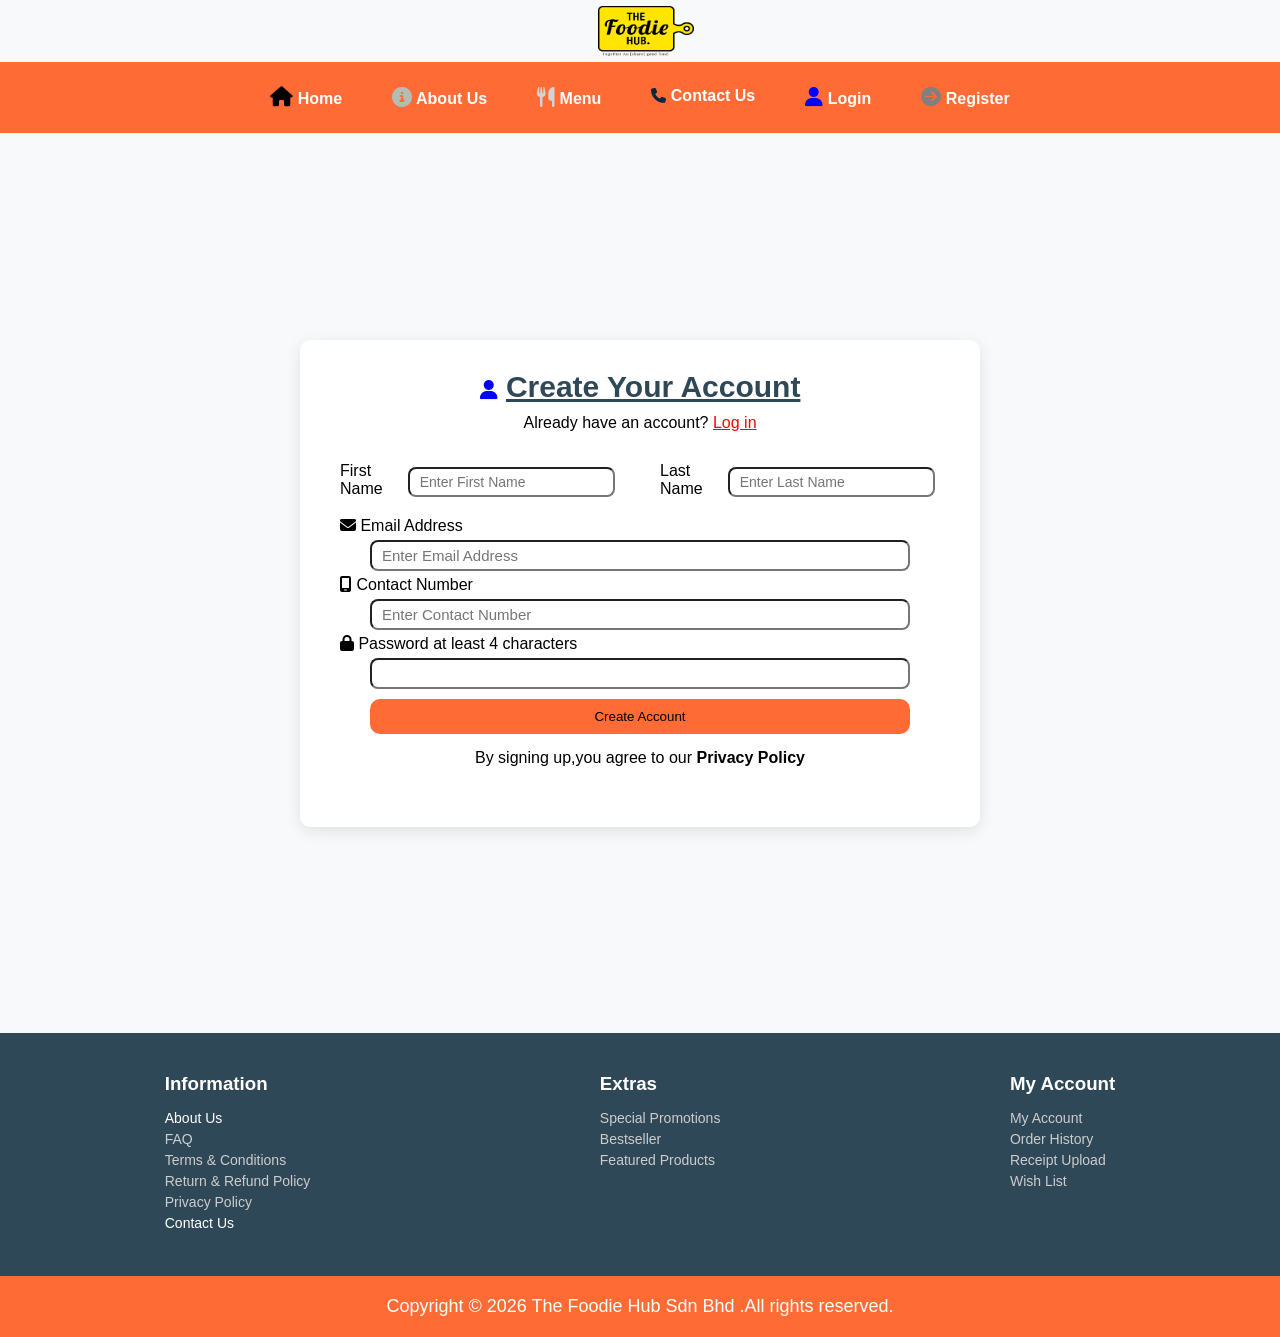
<file: register.html>
<html>
<head>
	<title>Register Form</title>
	<link rel="stylesheet" href="hub.css">
	<link rel="stylesheet" href="https://cdnjs.cloudflare.com/ajax/libs/font-awesome/6.4.2/css/all.min.css">
</head>
<body>
	<div class="container">

		<header class="header">
		
			<div class="logo">
				<a href="index.html">
				<img src="images/Logo1.png" >
				</a>
			</div>
			
	</header>
	
							
	<div class="navbar">
		<ul>
		
			<li><a href="index.html" id="home"><i class="fa-solid fa-house"></i>&nbsp;Home</a></li>
			<li><a href="about.html" id="about"><i class="fa-solid fa-circle-info"></i>&nbsp;About Us</a></li>
			<li><a href="menu.html" id="menu"><i class="fa-solid fa-utensils"></i>&nbsp;Menu</a></li>
			<li><a href="Contactus.html" id="contact"><i class="fa-solid fa-phone"></i>&nbsp;Contact Us</a></li>
			<li><a href="login.html" id="login"><i class="fa-solid fa-user"></i>&nbsp;Login</a></li>
			<li><a href="register.html" id="register"><i class="fa-solid fa-circle-arrow-right"></i>&nbsp;Register</a></li>
			
		</ul>
	</div>
	
	<!--Register form-->
	<div class="register-container">
	
		<div class="register-form">
			<form>
				<h1 id="login"><i class="fa-solid fa-user"></i>&nbsp;<u>Create Your Account</u></h1>
				<p>Already have an account?&nbsp;<a href="login.html">Log in</a></p>
				
				<div class="two">
					<label>First Name</label>
					<input type="text" id="firstName" placeholder="Enter First Name"><br>
				
					<label>Last Name</label>
					<input type="text" id="lastName" placeholder="Enter Last Name">
				</div>
				
				<label><i class="fa-solid fa-envelope"></i>&nbsp;Email Address</label>
				<input type="email" id="register-email" placeholder="Enter Email Address">
				
				<label><i class="fa-solid fa-mobile-screen"></i>&nbsp;Contact Number</label>
				<input type="tel" id="register-mobile" maxlength="10" placeholder="Enter Contact Number">
				
				<label><i class="fa-solid fa-lock"></i>&nbsp;Password at least 4 characters</label>
				<input type="password" id="register-password">
				
				<button type="button" onclick="return registerUser()" >Create Account</button>
				<p>By signing up,you agree to our<b>&nbsp;Privacy Policy</b></p>
			</form>
		</div>
	</div>
	<!--footer-->
	<footer>
		<div class="footer-container">
		
		<div class="footer-box">
			<h3>Information</h3>
			<p><a href="about.html">About Us</a></p>
			<p>FAQ</p>
			<p>Terms & Conditions</p>
			<p>Return & Refund Policy</p>
			<p>Privacy Policy</p>
			<p><a href="Contactus.html">Contact Us</a></p>
		</div>
		
		<div class="footer-box">
			<h3>Extras</h3>
			<p>Special Promotions</p>
			<p>Bestseller</p>
			<p>Featured Products</p>
		</div>
		
		<div class="footer-box">
			<h3>My Account</h3>
			<p>My Account</p>
			<p>Order History</p>
			<p>Receipt Upload</p>
			<p>Wish List</p>
		</div>
		
		</div>
		
		<div class="copyright">
			Copyright © 2026 The Foodie Hub Sdn Bhd .All rights reserved.
		</div>
		
	</footer>
</div>
<script src="hub.js"></script>
</body>
</html>
</file>
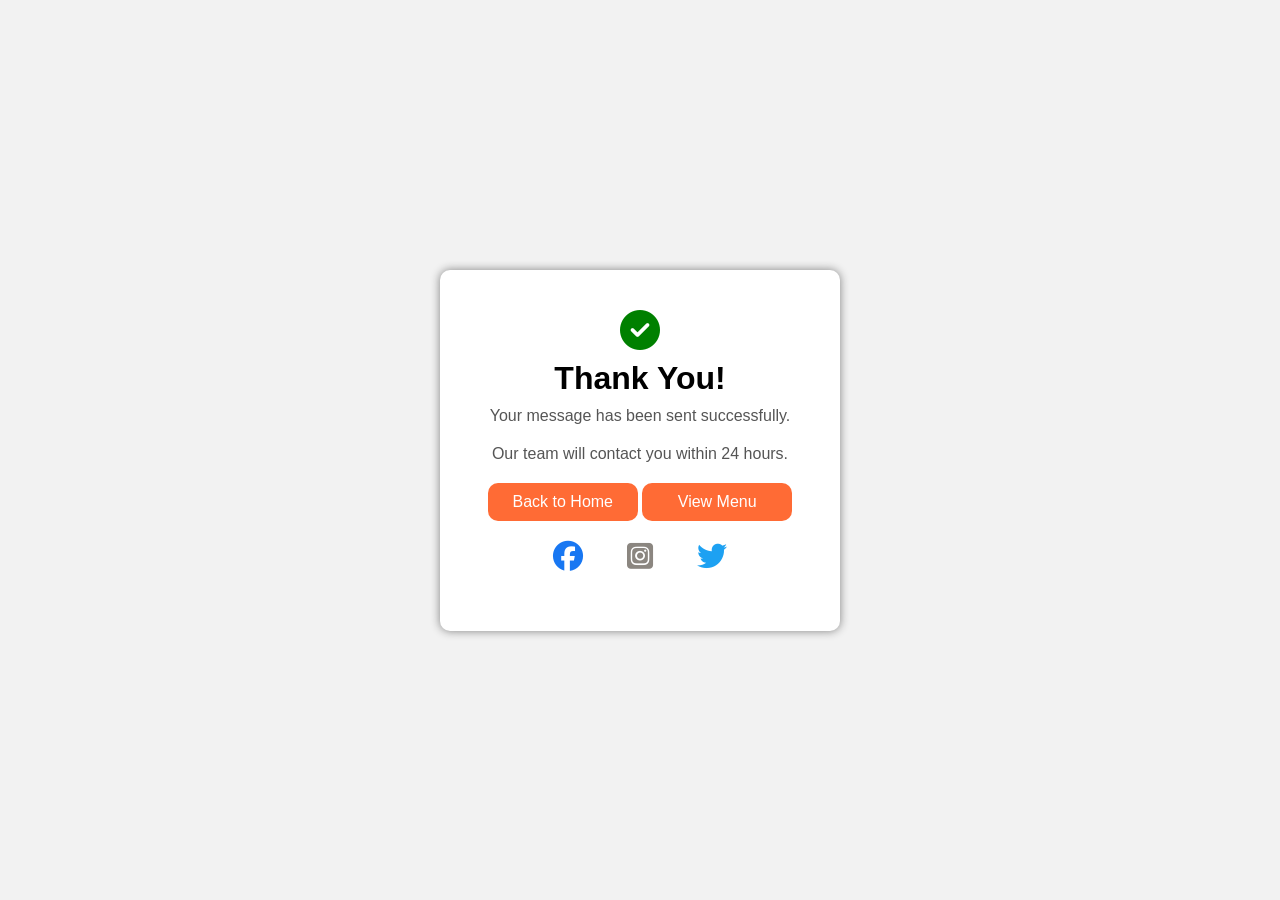
<file: Thankyou.html>
<html>
<head>
	<title>Thankyou</title>
	<link rel="stylesheet" href="hub.css">
	<link rel="stylesheet" href="https://cdnjs.cloudflare.com/ajax/libs/font-awesome/6.4.2/css/all.min.css">
</head>
<body class="thankyou-content">

	<div class="thankyou">
	
	<div class="check">
		<i class="fa-solid fa-circle-check"></i>
	</div>
	
		<h1>Thank You!</h1>
		
		<p>Your message has been sent successfully.</p>
		
		<p>Our team will contact you within 24 hours.</p>
		
		<button onclick="window.location.href='index.html'">Back to Home</button>
		
		<button onclick="window.location.href='menu.html'">View Menu</button>
		
		<div class="social">
			<a href="facebook.html" id="fk-icon"><i class="fa-brands fa-facebook"></i></a>
			<a href="instagram.html" id="ig-icon"><i class="fa-brands fa-square-instagram"></i></a>
			<a href="twitter.html" id="tr-icon"><i class="fa-brands fa-twitter"></i></a>
		</div>
		
	</div>
<script src="hub.js"></script>
</body>
</html>
</file>
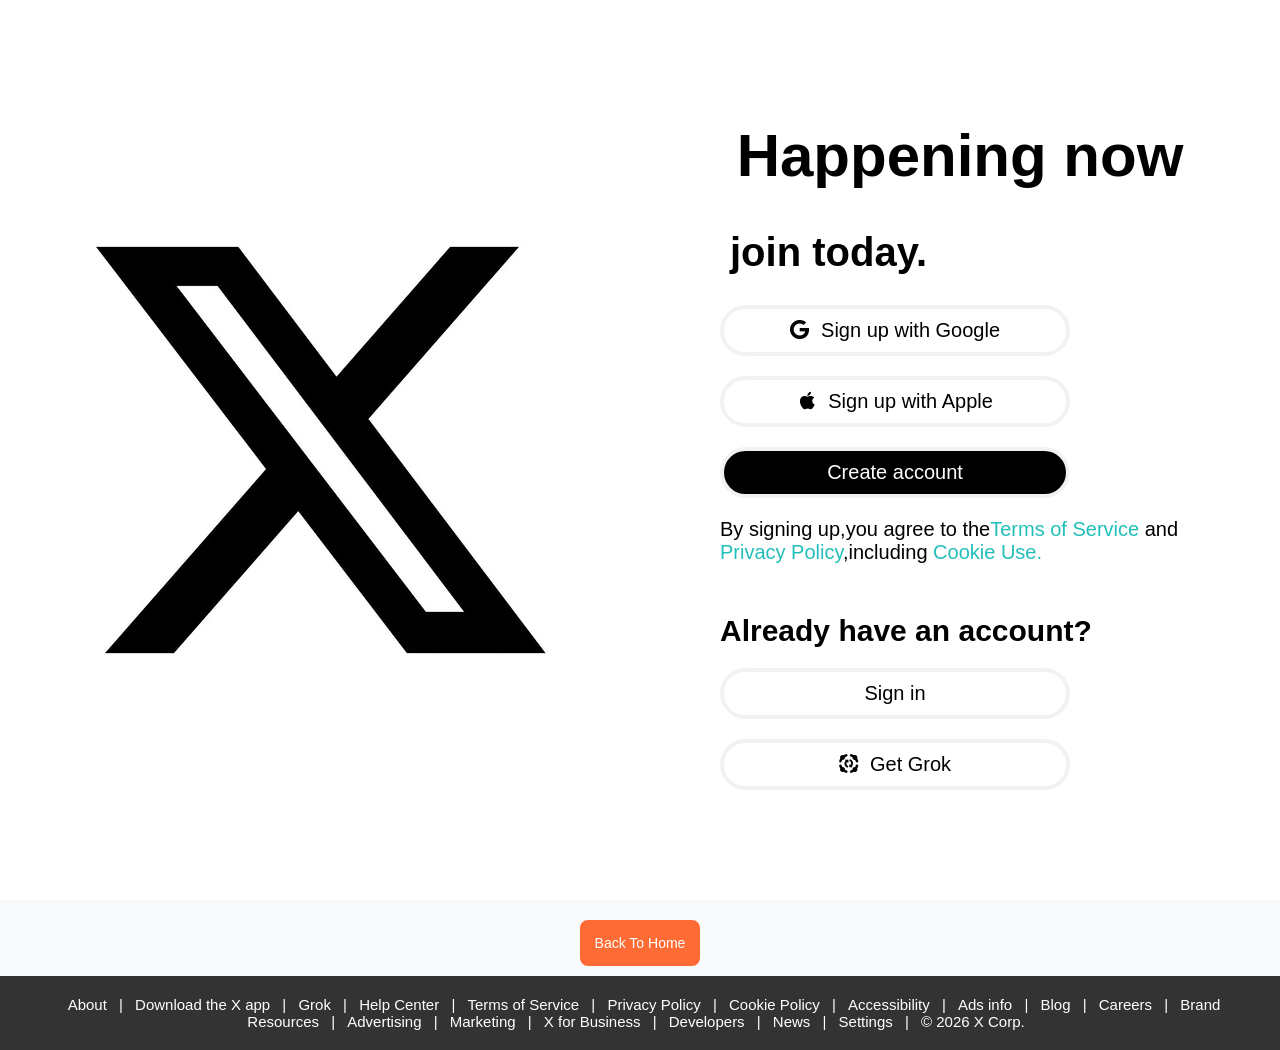
<file: twitter.html>
<html>
<head>
	<title>twitter.com</title>
	<link rel="stylesheet" href="hub.css">
	<link rel="stylesheet" href="https://cdnjs.cloudflare.com/ajax/libs/font-awesome/6.4.2/css/all.min.css">
</head>
<body>
<!--section1-->
<section>
	<div class="twitter-container">
	
		<div class="twitter">
			<img src="images/twitter.jpg">
		</div>
		
		<div class="twitter-form">

			<form>
				<h1>Happening now</h1>
				<h4>join today.</h4>
				<button type="button"><i class="fa-brands fa-google"></i>&nbsp;&nbsp;Sign up with Google</button>
				<button type="button"><i class="fa-brands fa-apple"></i>&nbsp;&nbsp;Sign up with Apple</button>
				<button type="button" id="one">Create account</button>
				<p>By signing up,you agree to the<span class="skyblue">Terms of Service</span> and<span class="skyblue"> Privacy Policy</span>,including<span class="skyblue"> Cookie Use.</span></p>
				<h5>Already have an account?</h5>
				<button type="button">Sign in</button>
				<button type="button"><i class="fa-solid fa-group-arrows-rotate"></i>&nbsp;&nbsp;Get Grok</button>
			</form>
			
		</div>
		
	</div>
	
	<div class="back-home">
		<button onclick="window.location.href='index.html'">Back To Home</button>
		</div>
</section>

<!--footer-->
<footer class="footer-links">

	<a href="#">About</a> |
	<a href="#">Download the X app</a> |
	<a href="#">Grok</a> |
	<a href="#">Help Center</a> |
	<a href="#">Terms of Service</a> |
	<a href="#">Privacy Policy</a> |
	<a href="#">Cookie Policy</a> |
	<a href="#">Accessibility</a> |
	<a href="#">Ads info</a> |
	<a href="#">Blog</a> |
	<a href="#">Careers</a> |
	<a href="#">Brand Resources</a> |
	<a href="#">Advertising</a> |
	<a href="#">Marketing</a> |
	<a href="#">X for Business</a> |
	<a href="#">Developers</a> |
	<a href="#">News</a> |
	<a href="#">Settings</a> |
	
	<a href="#">© 2026 X Corp.</a>
	
</footer>
<script src="hub.js"></script>
</body>
</html>
</file>
<file: hub.css>
/* home page*/

*{
	margin:0;
	padding:0;
	box-sizing:border-box;
}
body{
	margin: 0;
	padding:0;
	font-family:Arial;
	background-color:#F8F9FA;
}
.container{
	width:100%;
}
.offer p{
	background:#FF6B35;/* orange color */
	text-align:center;
	Padding:10px;
	font-weight:bold;
	font-size:16px;
	color:white;
}
.offer p i{
	color:#28A745;
	font-size:20px;
}
.icons{
	display:flex;
	gap:30px;
	padding:5px;
	justify-content:right;
}
.icons a{
	color:black;
	text-decoration:none;
	align-items:center;
	font-size:20px;
}
.icons a i{
	font-size:20px;
}
#user{
	color:#0000FF;
}
.header{
	display:flex;
	justify-content:space-around;
	align-items:center;
}
.shop{
	display:flex;
	align-items:center;
	color:black;
	gap:20px;
	padding:10px;
}
.shop i{
	font-size:20px;
	color:green;
}
.logo img{
	height:50px;
	width:100%;
	transition:0.5s;
	margin:6px;
}
.logo img:hover{
	transform:scale(1.05);
}
.message i{
	color:#FF6B35;
	font-size:20px;
}
.navbar{
	width:100%;
	background-color:#FF6B35;
	color:white;
	display:flex;
	justify-content:space-around;
	gap:20px;
	padding:10px 0;
	position:sticky;
	top:0;
	z-index:1000;
}
.navbar ul{
	list-style:none;
	display:flex;
	justify-content:center;
}
.navbar ul li{
	position:relative;
}
.navbar ul li a{
	display:block;
	padding:15px 25px;
	text-decoration:none;
	color:white;
	font-weight:bold;
	transition:0.5s;
}
.navbar ul li a:hover{
	transform:scale(1.05);
	color:black;
	border-radius:5px;
}
#home i{
	font-size:20px;
	color:black;
}
#about i{
	font-size:20px;
	color:#B2BEB5;
}
#menu i{
	font-size:20px;
	color:#d3d3d2;
}
#contact i{
	font-size:15px;
	color:#0A2540;
}
#login i{
	font-size:20px;
	color:#0000FF;
}
#register i{
	font-size:20px;
	color:#808080;
}
.hero-text{
	padding:10px;
	margin:20px;
	text-align:center;
}
.hero-text h1{
	font-size:40px;
	font-weight:bold;
	color:#2F4858;
	margin-bottom:10px;
}
.hero-text p{
	font-size:16px;
	color:blue;
	margin-bottom:10px;
}
.hero img{
	width:100%;
	height:auto;
	transition:0.5s;
}
.hero img:hover{
	transform:scale(1.05);
}
.hero{
	width:100%;
}
.special{
	background:white;
	text-align:center;
	border-radius:10px;
	margin:10px;
	padding:10px;
}
.special h2{
	font-size:40px;
	font-weight:bold;
	color:#2F4858;
	margin:10px;
}
#pizza i{
	color:#BF8D3C;
	font-size:20px;
	margin:10px;
}
#burger i{
	color:#C59A48;
	font-size:20px;
	margin:10px;
}
.top-bar{
	background-color:#f2f2f2;
	display:flex;
	justify-content:space-around;
	padding:20px;
}
.item{
	display:flex;
	align-items:center;
	gap:15px;
	flex-wrap:wrap;
}
.item i{
	font-size:50px;
	color:black;
}
.item p{
	font-size:20px;
	color:#555;
}
.item h4{
	font-size:20px;
	font-weight:bold;
}
.food{
	display:flex;
}
.food-items{
	display: inline-block;
	margin:10px;
}
.food-items img{
	width:100%;
	height:auto;
	transition:0.5s;
}
.food-items img:hover{
	transform:scale(1.05);
}
.line{
	display:flex;
	justify-content:center;
	flex-wrap:wrap;
}
.latest{
	text-align:center;
	padding:10px;
}
.latest h2{
	text-align:center;
	font-weight:bold;
	color:#2F4858;
	font-size:40px;
}
.b1{
	display: inline-block;
    margin: 20px;
    padding: 10px;
    border: 1px solid gray;
	background:#FFFFFF;
	transition:0.5s;
	background:white;
   border-radius:15px;
}
.b1:hover{
	transform:scale(1.05);
}
.b1 img{
	width:400px;
    height:auto;
}
.b1 h3{
	margin-top:20px;
	color:#2F4858;
}
.b1 p{
	color:red;
	margin-top:20px;
}
.updates{
	text-align:center;
	padding:10px;
}
.updates h2{
	text-align:center;
	font-weight:bold;
	color:#2F4858;
	font-size:40px;
}
.u1 {
	display:inline-block;
	margin:20px;
	padding:10px;
	border:1px solid black;
	transition:0.5s;
	background:#FFFFFF;
    border-radius:15px;
}
.u1:hover{
	transform:scale(1.05);
}
.u1 img{
	width:400px;
	height:auto;
}
.u1 p{
	margin:10px;
}
.slider img{
	width:100%;
	height:400px;
}
/* Newsletter subscribe*/
.subscribe{
	width:450px;
	display:flex;
	align-items:center;
	justify-content:center;
	flex-direction:column;
	text-align:center;
	margin:20px auto;
}
.subscribe h3{
	font-weight:bold;
	color:#2F4858;
	font-size:30px;
	text-align:center;
	margin-bottom:5px;
}
#subEmail{
	width:90%;
	padding:8px;
	text-align:center;
	border-radius:5px;
}
.subscribe button{
	color:#FF6B35;
	font-size:20px;
	width:90%;
	margin:10px auto;
	padding:5px;
	border-radius:5px;
	transition:0.5s;
	background-color:#FF6B35;
	color:white;
	border:none;
}
.subscribe button:hover{
	transform:scale(1.05);
	background-color:black;
	color:white;
}
footer{
	background-color:#333;
	color:white;
}
.footer-container{
	display:flex;
	justify-content:space-around;
	padding:40px 20px;
	background:#2F4858;
    color:white;
}
.footer-box h3{
	margin-bottom:15px;
}
.footer-box p{
	margin:5px 0;
	font-size:14px;
	color:#CCC;
	cursor:pointer;
}
.footer-box p a{
	color:white;
	text-decoration:none;
}
.footer-box p:hover{
	color:white;
}
.copyright{
	background:#FF6B35;
	text-align:center;
	padding:20px;
	font-size:18px;
}

/*aboutus page*/
.hero-aboutus{
	align-items:center;
	background:#F8F9FA;
}
.hero-aboutus h1{
	font-size:40px;
	color:#2F4858;
	padding:10px;
	text-align:center;
}
.yellow{
	color:yellow;
	font-size:bold;
}
.pink{
	background-color:lightpink;
	padding:20px;
	text-align:center;
}
.hero-img{
	width:800px;
	margin:10px auto;
}
.hero-img img{
	width:100%;
	transition:0.5s;
	border-radius:8px;
}
.hero-img img:hover{
	transform:scale(1.03);
}
#under-hero{
	text-align:center;
	font-weight:bold;
	color:#2F4858;
	font-size:40px;
}
.information{
	padding:20px;
	margin:10px auto;
	text-align:center;
}
.information h2{
	color:#2F4858;
	font-size:30px;
	margin:5px;
}
.information p{
	font-size:20px;
}
#blue-color{
	color:blue;
	font-weight:bold;
}
/* menu page*/

.menu-container{
	min-height:100vh;
	width:100%;
	background:#F8F9FA;
	font-family:Arial;
}
.menu-header{
	padding:20px;
	width:100%;
}
.menu-header h1{
	font-size:40px;
	text-align:center;
	color:#2F4858;
}
.back-home{
	margin-bottom:10px;
	text-align:center;
}
.back-home button{
	background-color:#FF6B35;
	padding:15px 15px;
	color:white;
	font-size:14px;
	border:none;
	cursor:pointer;
	border-radius:8px;
	margin-top:20px;
	transition:0.5s;
}
.back-home button:hover{
	background:black;
	transform:scale(1.05);
}
.menu-content{
	align-items:center;
	padding:10px;
}
.menu-box{
	height:auto;
	display:flex;
	flex-wrap:wrap;
	justify-content:center;
	align-items:center;
	gap:30px;
}
.categiries{
	padding:10px;
}
.categiries h2{
	font-size:35px;
	padding:10px;
	text-align:center;
	color:#2F4858;
}
.khana{
	height:auto;
	width:280px;
	max-width:300px;
	border:1px solid black;
	border-radius:20px;
	text-align:center;
	transition:0.5s;
	background:#FFFFFF;
	box-shadow:0 0 100px rgba(0,0,0,0.1);
}
.khana:hover{
	transform:scale(1.05);
}
.khana img{
	width:100%;
	height:200px;
	object-fit:cover;
	border-radius: 20px 20px;
}
.khana h3{
	font-size:28px;
	Padding:5px;
	color:#2F4858;
}
.rupees i{
	font-size:15px;
	color:#FFD700;
}
.heart i{
	font-size:25px;
	color:#C51104;
}
.khana p{
	font-size:16px;
	padding:5px;
}
.btn-box{
	display:flex;
	justify-content:center;
	gap:10px;
	margin-bottom:10px;
}
.add-btn{
	background-color:#FF6B35;
	color:white;
	padding:10px 10px;
	width:130px;
	font-size:14px;
	border-radius:10px;
	margin:5px;
	margin-bottom:20px;
	transform:scale(1.05);
	transition:0.5s;
}
.add-btn i{
	color:#2F4858;
	font-size:15px;
}
.order-btn{
	background-color:#2F4858;
	color:white;
	padding:10px 10px;
	width:130px;
	font-size:14px;
	border-radius:10px;
	margin:5px;
	margin-bottom:20px;
	transform:scale(1.05);
	transition:0.5s;
}
.order-btn:hover{
	background:#E85DO4;
}
.order-btn i{
	font-size:15px;
	color:#FFA500;
}
.add-btn:hover{
	background:#E85DO4;
}
.bill-section{
	text-align:center;
	margin:20px;
	padding:30px;
	background:white;
	border-radius:10px;
}
.bill-section i{
	font-size:20px;
	color:#85BB65;
}
/* contact us page*/

.contact-change{
	text-align:center;
	padding:10px;
}
.contact-change h1{
	font-size:40px;
	font-weight:bold;
	color:#2F4858;
	margin:10px;
	//*text-align:center;*//
}
.contact-change p{
	font-size:20px;
	color:blue;
}

.scooty{
	width:490px;
	text-align:center;
}
.scooty img{
	border-radius:10px;
}
.scooty p{
	font-size:20px;
	margin:10px;
	font-weight:bold;
}
.details h3{
	font-weight:bold;
	color:#2F4858;
	font-size:30px;
}
.details p{
	font-size:20px;
	padding:10px;
}
.double{
	display:flex;
	gap:40px;
	padding:40px;
	justify-content:center;
}
#laptop i{
	color:black;
	font-size:20px;
}
#location i{
	color:red;
	font-size:20px;
}
#phone i{
	color:#0A2540;
	font-size:20px;
}
#envelop i{
	color:#FF6B35;
	font-size:20px;
}
.contact-form{
	width:600px;
	color:black;
	border:none;
	justify-content:center;
	margin:40px auto;
	text-align:center;
	display:flex;
	flex-direction:column;
	transition:0.5s;
	box-shadow:0 0 10px lightgray;
	background:white;
	border-radius:15px;
}
.contact-form:hover{
	transform:scale(1.05);
}
.contact-form h3{
	color:#2F4858;
	padding:20px;
	font-size:30px;
	margin:20px;
}
.contact-form label{
	display:block;
	text-align:left;
	color:#333;
	font-size:14px;
	padding-bottom:5px;
	margin:0 40px;
}
.contact-form input{
	margin:5px auto;
	padding:12px;
	width:90%;
	font-size:16px;
	border:1px solid #A7A7A7;
	border-radius:8px;
	display:block;
}
.contact-form textarea{
	margin:5px auto;
	width:90%;
	padding:12px;
	font-size:16px;
	display:block;
	border-radius:8px;
	border:1px solid #A7A7A7;
}
.contact-form button{
	background-color:#FF6B35;
	color:white;
	width:90%;
	border-radius:8px;
	padding:10px;
	border:none;
	cursor:pointer;
	margin:5px auto;
}
.contact-form button:hover{
	background-color:black;
}
.contact-msg{
	margin-top:10px;
	color:green;
	font-size:16px;
}
.information .yellow{
	color:#F1C40F;
}
/* login form*/

.login-container{
	height:100vh;
	width:100%;
	display:flex;
	justify-content:center;
	align-items:center;
	background:#F8F9FA;
}
.login-form{
	width:420px;
	background:white;
	border-radius:12px;
	text-align:center;
	box-shadow:0 4px 15px rgba(0,0,0,0.1);
	padding:30px 40px;
	transition:0.5s;
	margin:20px auto;
}
.login-form:hover{
	transform:scale(1.05);
}
.login-form h1{
	font-size:30px;
	padding:10px;
	color:#2F4858;
	margin-top:20px;
}
.login-form h1 i{
	color:#EFBF04;
	font-size:20px;
}
.login-form p{
	margin-bottom:20px;
	font-size:14px;
}
.login-form p a{
	color:#FF5F45;
	font-weight:bold;
}
.login-form label{
	display:block;
	text-align:left;
	color:#333;
	font-size:14px;
	padding-bottom:5px;
}
#login-email i{
	color:#FF6B35;
	font-size:15px;
}
#login-password i{
	color:black;
	font-size:15px;
}
.login-form input{
	width:90%;
	margin:5px;
	padding:5px 10px;
	border:1px solid black;
	background:#FFFFFF;
	font-size:14px;
	border-radius:8px;
}
.login-form button{
	width:90%;
	background-color:#FF6B35;
	color:white;
	padding:10px;
	border-radius:10px;
	border:none;
	margin:5px;
	cursor:pointer;
}
.login-form button:hover{
	background-color:black;
}
/* register page*/

.register-container{
	width:100%;
	min-height:100vh;
	background:#F8F9FA;
	font-size:16px;
	display:flex;
	flex-direction:column;
	justify-content:center;
	align-items:center;
}
.register-form{
	width:680px;
	background:white;
	box-shadow:0 4px 15px rgba(0,0,0,0.1);
	border-radius:10px;
	padding:30px 40px;
	text-align:center;
	transition:0.5s;
	margin:40px auto;
}
.register-form:hover{
	transform:scale(1.05);
}
.register-form h1{
	color:#2F4858;
	font-size:30px;
	text-align:center;
}
.register-form p{
	font-size:16px;
	text-align:center;
	padding:10px;
	margin-bottom:20px;
}
.register-form p a{
	font-size:16px;
	color:red;
}
.register-form label{
	display:block;
	text-align:left;
	color:black;
	font-size:16px;
}
.two{
	display:flex;
	gap:20px;
	margin-bottom:15px;
}
.register-form input{
	width:90%;
	margin:5px;
	padding:5px 10px;
	border-radius:8px;
	font-size:14px;
}
#register-mobile{
	font-size:15px;
	color:#A4C639;
}
#register-email{
	color:#FF6B35;
	font-size:15px;
}
#register-password{
	color:black;
	font-size:15px;
}

.register-form button{
	width:90%;
	background:#FF6B35;
	border:none;
	padding:10px;
	border-radius:10px;
	margin:5px;
}
.register-form button:hover{
	background-color:black;
	color:white;
}

/* thankyou page*/

.thankyou-content{
	font-family:Arial;
	display:flex;
	justify-content:center;
	align-items:center;
	padding:100px;
	background-color:#f2f2f2;
}
.thankyou{
	background:white;
	text-align:center;
	padding:40px;
	width:400px;
	box-shadow:0 0 10px gray;
	border-radius:10px;
	transition:0.5s;
	margin:60px auto;
}
.thankyou:hover{
	transform:scale(1.05);
}
.social a i{
	font-size:30px;
	padding:10px;
	margin:10px;
	transition:0.5s;
}
.social a i:hover{
	transform:scale(1.05);
}
#fk-icon{
	color:#1877F2;
	font-size:20px;
}
#ig-icon{
	color:#8b8680;
	font-size:20px;
}

#tr-icon{
	color:#1DA1F2;
	font-size:20px;
}
.check{
	color:green;
	font-size:40px;
}
.thankyou h1{
	padding:10px;
	
}
.thankyou p{
	padding-bottom:20px;
	color:#555;
}
.thankyou button{
	padding:10px;
	text-align:center;
	width:150px;
	background-color:#FF6B35;
	color:white;
	border:none;
	cursor:pointer;
	gap:20px;
	font-size:16px;
	border-radius:10px;
}
.thankyou button:hover{
	background:darkred;
}
.social a i{
	margin-top:10px;
}
/* facebook page*/

.facebook-container{
	display:flex;
	flex-direction:row;
	flex-wrap:wrap;
	justify-content:center;
	align-items:center;
	gap:80px;
	min-height:100vh;
}
.fb-icon{
	text-align:left;
}
.fb-icon i{
	color:#1877F2;
	padding:10px;
	font-size:50px;
	margin-bottom:10px;
	display:block;
}
.photo{
	width:400px;
	border:1px solid #f2f2f2;
	box-shadow:0 0 10px lightgray;
	padding:20px;
	margin:20px;
	transition:0.5s;
	border-radius:8px;
}
.photo:hover{
	transform:scale(1.05);
}
.photo img{
	width:100%;
	transition:0.5s;
}
.photo img:hover{
	transform:scale(1.05);
}
.photo h1{
	font-size:50px;
	margin:0;
}
#blue{
	color:blue;
}
.facebook-form{
	border:1px solid #f2f2f2;
	padding:20px;
	font-size:20px;
	width:400px;
	box-shadow:0 0 10px lightgray;
	transition:0.5s;
	margin:20px;
	border-radius:8px;
}
.facebook-form:hover{
	transform:scale(1.05);
}
.facebook-form h4{
	padding:5px;
	margin-top:50px;
	text-align:center;
	font-size:25px;
	font-weight:bold;
	color:#2F4858;
}
.facebook-form input{
	border:1px solid lightgray;
	border-radius:8px;
	padding:10px;
	margin:10px;
	width:90%;
	font-size:20px;
}
.facebook-form button{
	width:90%;
	background-color:blue;
	color:white;
	border-radius:30px;
	padding:10px;
	border:none;
	cursor:pointer;
	margin:10px;
}
.facebook-form button:hover{
	background-color:black;
}
.facebook-form a{
	text-decoration:none;
	text-align:center;
	color:black;
	padding:10px;
	margin-bottom:30px auto;
	font-size:15px;
}
#white{
	text-align:center;
	color:blue;
	background:white;
	border:3px solid blue;
	padding:10px;
	width:90%;
	margin-top:30px;
}
#meta{
	text-align:center;
}
#meta p{
	margin:10px;
	margin-bottom:20px;
}
#meta p i{
	color:blue;
}
/* instagram */

.instagram-container{
	min-height:100vh;
	width:100%;
	display:flex;
	flex-direction:column;
	justify-content:center;
	align-items:center;
	background-color:lightgray;
	gap:20px;
}
.instagram-form{
	width:450px;
	background-color:white;
	text-align:center;
	border:3px solid #f2f2f2;
	border-radius:10px;
	margin:5px auto;
	padding:20px;
}
.instagram-form h1{
	font-size:50px;
	padding:20px;
	font-weight:bold;
	color:#2F4858;
	margin:20px;
	font-family:calibari;
}
.instagram-form input{
	width:90%;
	padding:10px;
	font-size:20px;
	background-color:lightgray;
	margin:5px auto;
	color:white;
	border-radius:8px;
}
.instagram-form button{
	width:90%;
	background-color:blue;
	color:white;
	padding:10px;
	margin:10px;
	font-size:20px;
	border:none;
	border-radius:10px;
	cursor:pointer;
}
.instagram-form p a{
	color:blue;
	padding:20px;
	text-decoration:none;
	text-align:center;
	margin:30px;
	font-size:20px;
	font-weight:bold;
}
#two{
	width:90%;
	background-color:darkblue;
	color:white;
	text-align:center;
	margin-bottom:5px;
	padding:10px;
}
.instagram-extra{
	width:450px;
	border:3px solid #f2f2f2;
	background-color:white;
	text-align:center;
	border-radius:8px;
	margin:5px auto;
}
.instagram-extra p{
	font-size:20px;
	text-align:center;
	padding:20px;
}
.instagram-extra p a{
	text-decoration:none;
	color:blue;
	font-weight:bold;
}
.meta{
	width:450px;
	text-align:center;
	font-size:25px;
	padding:10px;
	margin:5px auto;
}
.meta p i{
	color:blue;
}

/* twitter*/

.twitter-container{
	min-height:100vh;
	width:100%;
	display:flex;
	flex-direction:row;
	justify-content:center;
	align-items:center;
	background-color:white;
}
.twitter{
	height:auto;
	width:500px;
	/*border:1px solid #f2f2f2;*/
	display:flex;
	justify-content:center;
	align-items:center;
	margin:40px auto;
	
}
.twitter img{
	width:100%;
	margin:40px auto;
	transition:0.5s;
	border:none;
}
.twitter img:hover{
	transform:scale(1.05);
}
.twitter-form{
	width:500px;
	height:auto;
	display:flex;
	justify-content:center;
	align-items:center;
	/*border:1px solid #f2f2f2;*/
	margin:40px auto;
}
.twitter-form h1{
	font-size:60px;
	padding:20px;
	text-align:center;
}
.twitter-form h4{
	font-size:40px;
	padding:20px;
	font-weight:bold;
}
.twitter-form button{
	width:90%;
	max-width:350px;
	border:4px solid #f2f2f2;
	border-radius:30px;
	padding:10px;
	background:white;
	color:black;
	cursor:pointer;
	font-size:20px;
	margin:10px;
	text-align:center;
}
#one{
	background-color:black;
	color:white;
	text-align:center;
}
.skyblue{
	color:#22bfba;
}
.twitter-form button i{
	width:20px;
}
.twitter-form p{
	font-size:20px;
	padding:10px;
	margin-bottom:30px;
}
.twitter-form h5{
	font-size:30px;
	padding:10px;
}
.footer-links{
	text-align:center;
	padding:20px;
	font-size:15px;
}
.footer-links a{
	text-decoration:none;
	color:white;
	margin:0 8px;
}

/* Media Quarry*/
 @media (max-width:768px)
	{
		.navbar ul
		{
		 flex-direction:column;
		 align-items:center;
		}
		.subscribe h3{
			font-size:35px;
		}
		#subEmail,
		.subscribe button{
			width:90%;
		}
		.double
		{
		 flex-direction:column;
		 align-items:center;
		}
		.menu-box
		{
		flex-direction:column;
		align-items:center;
		}
		.contact-form
		{
		width:90%;
		}
		.top-bar
		{
		flex-direction:column;
		align-items:center;
		}
		.food
		{
		flex-direction:column;
		align-items:center;
		}
		.latest
		{
		flex-direction:column;
		align-items:center;
		}
		
		.updates
		{
		flex-direction:column;
		align-items:center;
		}
		
		.footer-container
		{
		flex-direction:column;
		align-items:center;
		}
		.facebook-container,
		.twitter-container{
			flex-direction:column;
		}
		.photo,
		.facebook-form,
		.twitter,
		.twitter-form,
		.instagram-form,
		.instagram-extra{
			width:90%;
		}
		
		.twitter-form button{
			width:100%;
			font-size:16px;
		}
		
		.photo h1,
		.twitter-form h1{
			font-size:35px;
		}
	}
</file>
